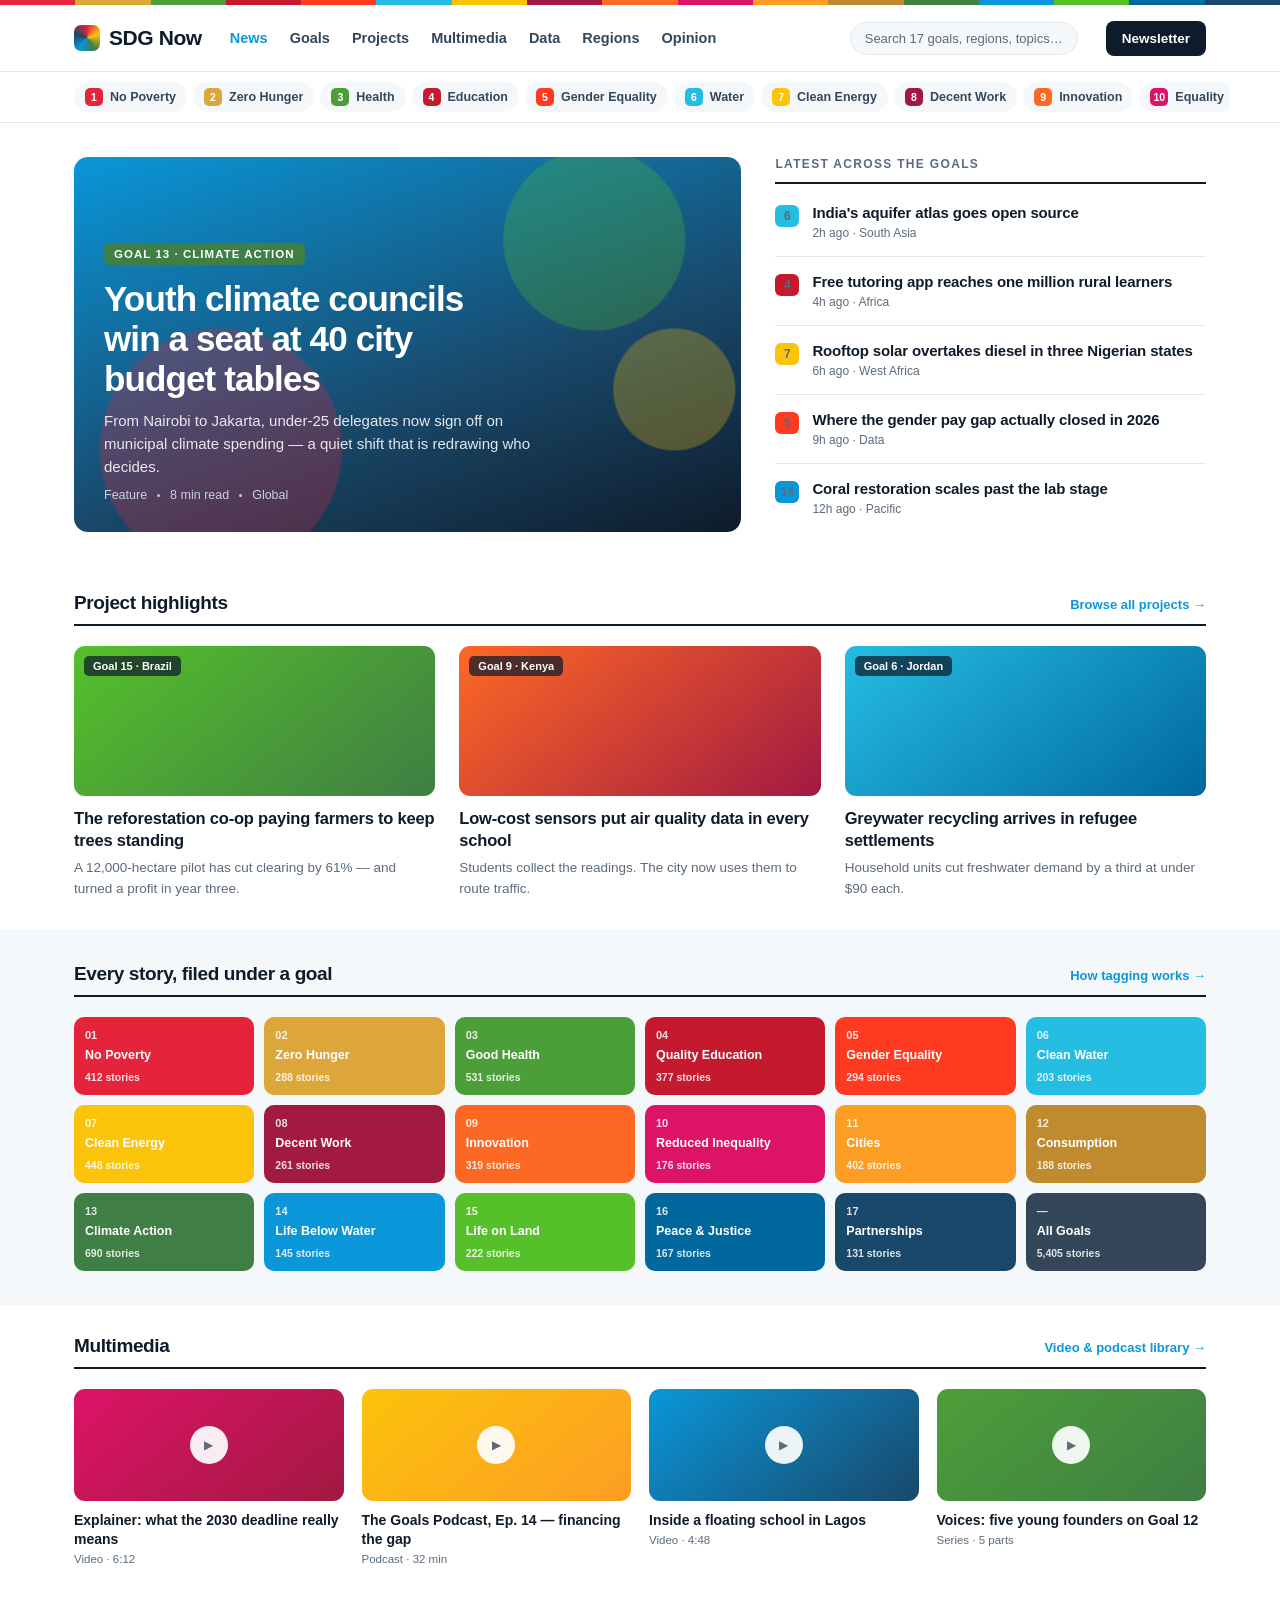
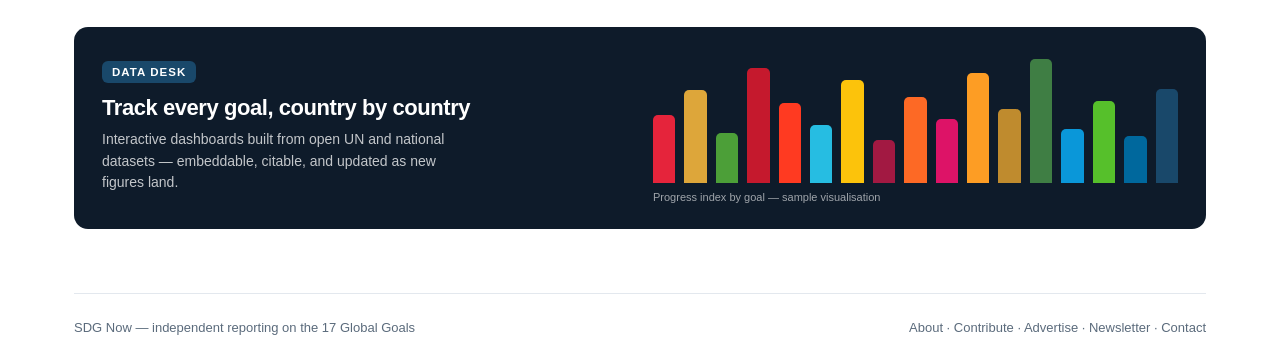
<file: index.html>
<!DOCTYPE html>
<html lang="en">
<head>
<meta charset="utf-8">
<meta name="viewport" content="width=device-width, initial-scale=1">
<title>SDG Now — one stop for the Global Goals</title>
<style>
:root{
  --g1:#E5243B;--g2:#DDA63A;--g3:#4C9F38;--g4:#C5192D;--g5:#FF3A21;--g6:#26BDE2;
  --g7:#FCC30B;--g8:#A21942;--g9:#FD6925;--g10:#DD1367;--g11:#FD9D24;--g12:#BF8B2E;
  --g13:#3F7E44;--g14:#0A97D9;--g15:#56C02B;--g16:#00689D;--g17:#19486A;
  --ink:#0E1B2A;--muted:#5B6B7C;--line:#E3E8EE;--bg:#fff;--soft:#F5F8FA;
}
*{box-sizing:border-box;margin:0;padding:0}
body{font-family:-apple-system,"Segoe UI",Roboto,"Helvetica Neue",Arial,sans-serif;color:var(--ink);background:var(--bg);-webkit-font-smoothing:antialiased}
a{color:inherit;text-decoration:none}
.wrap{max-width:1180px;margin:0 auto;padding:0 24px}

/* SDG stripe */
.stripe{display:flex;height:5px}
.stripe i{flex:1}

/* header */
header{border-bottom:1px solid var(--line);position:sticky;top:0;background:#fff;z-index:9}
.top{display:flex;align-items:center;gap:28px;height:66px}
.logo{font-weight:800;font-size:21px;letter-spacing:-.02em;display:flex;align-items:center;gap:9px}
.logo .mark{width:26px;height:26px;border-radius:7px;background:conic-gradient(var(--g1),var(--g7),var(--g13),var(--g14),var(--g17),var(--g1))}
nav{display:flex;gap:22px;font-size:14.5px;font-weight:600;color:#33465A;flex:1;min-width:0}
nav a.on{color:var(--g14)}
.search{border:1px solid var(--line);border-radius:999px;padding:8px 14px;font-size:13px;color:var(--muted);background:var(--soft);white-space:nowrap}
.btn{background:var(--ink);color:#fff;font-size:13.5px;font-weight:700;padding:10px 16px;border-radius:8px;white-space:nowrap}
.burger{display:none;place-items:center;width:38px;height:38px;border:1px solid var(--line);border-radius:9px;font-size:16px;color:#33465A}

/* goal rail */
.rail{border-bottom:1px solid var(--line);background:#fff}
.rail .wrap{display:flex;gap:6px;overflow:hidden;padding-top:10px;padding-bottom:10px}
.chip{flex:0 0 auto;display:flex;align-items:center;gap:7px;font-size:12.5px;font-weight:700;padding:6px 11px;border-radius:999px;background:var(--soft);color:#33465A}
.chip b{width:18px;height:18px;border-radius:5px;color:#fff;font-size:10.5px;display:grid;place-items:center}

/* hero */
.hero{display:grid;grid-template-columns:1.55fr 1fr;gap:34px;padding:34px 0 30px}
.lead{position:relative;border-radius:14px;overflow:hidden;min-height:360px;display:flex;align-items:flex-end;
  background:linear-gradient(160deg,#0A97D9,#19486A 60%,#0E1B2A);}
.lead .art{position:absolute;inset:0;opacity:.28;
  background:radial-gradient(circle at 78% 22%,#56C02B 0 90px,transparent 92px),
             radial-gradient(circle at 90% 62%,#FCC30B 0 60px,transparent 62px),
             radial-gradient(circle at 22% 78%,#E5243B 0 120px,transparent 122px);}
.lead .txt{position:relative;padding:30px;color:#fff}
.kicker{display:inline-flex;align-items:center;gap:8px;font-size:11.5px;font-weight:800;letter-spacing:.09em;text-transform:uppercase;padding:5px 10px;border-radius:6px}
.lead h1{font-size:35px;line-height:1.14;letter-spacing:-.025em;margin:14px 0 10px;max-width:19ch}
.lead p{font-size:15px;line-height:1.55;opacity:.88;max-width:52ch}
.meta{font-size:12.5px;color:var(--muted);margin-top:10px;display:flex;gap:10px;align-items:center}
.dot{width:3px;height:3px;border-radius:50%;background:#C3CDD7}

.side h3{font-size:12px;letter-spacing:.11em;text-transform:uppercase;color:var(--muted);padding-bottom:11px;border-bottom:2px solid var(--ink);margin-bottom:4px}
.item{display:flex;gap:13px;padding:15px 0;border-bottom:1px solid var(--line)}
.num{font-size:11px;font-weight:800;color:#fff;width:24px;height:22px;border-radius:6px;display:grid;place-items:center;flex:0 0 auto;margin-top:2px}
.item h4{font-size:15px;line-height:1.34;font-weight:700;letter-spacing:-.01em}
.item span{font-size:12px;color:var(--muted)}

/* sections */
section{padding:30px 0}
.shead{display:flex;align-items:baseline;justify-content:space-between;border-bottom:2px solid var(--ink);padding-bottom:10px;margin-bottom:20px}
.shead h2{font-size:19px;letter-spacing:-.02em}
.shead a{font-size:13px;font-weight:700;color:var(--g14)}
.grid3{display:grid;grid-template-columns:repeat(3,1fr);gap:24px}
.card .thumb{height:150px;border-radius:11px;position:relative;overflow:hidden}
.card .tag{position:absolute;left:10px;top:10px;font-size:11px;font-weight:800;color:#fff;background:rgba(14,27,42,.72);padding:4px 9px;border-radius:5px;backdrop-filter:blur(4px)}
.card h4{font-size:16.5px;line-height:1.33;margin:12px 0 6px;letter-spacing:-.012em}
.card p{font-size:13.5px;color:var(--muted);line-height:1.5}

/* goals board */
.board{background:var(--soft);padding:34px 0}
.goals{display:grid;grid-template-columns:repeat(6,1fr);gap:10px}
.goal{border-radius:10px;padding:12px 11px;color:#fff;min-height:78px;display:flex;flex-direction:column;justify-content:space-between}
.goal em{font-style:normal;font-size:11px;font-weight:800;opacity:.85}
.goal strong{font-size:12.5px;line-height:1.22;font-weight:800}
.goal small{font-size:10.5px;opacity:.85;font-weight:600}

/* multimedia */
.mm{display:grid;grid-template-columns:repeat(4,1fr);gap:18px}
.mm .t{height:112px;border-radius:11px;position:relative;display:grid;place-items:center}
.play{width:38px;height:38px;border-radius:50%;background:rgba(255,255,255,.92);display:grid;place-items:center;font-size:13px;color:#0E1B2A}
.mm h5{font-size:14px;margin-top:10px;line-height:1.35;font-weight:700}
.mm span{font-size:11.5px;color:var(--muted)}

/* data */
.data{display:grid;grid-template-columns:1fr 1fr;gap:26px;align-items:center;background:#0E1B2A;color:#fff;border-radius:14px;padding:26px 28px}
.data h2{font-size:22px;letter-spacing:-.02em;margin-bottom:8px}
.data p{font-size:14px;opacity:.75;line-height:1.55;max-width:44ch}
.bars{display:flex;align-items:flex-end;gap:9px;height:130px}
.bars div{flex:1;border-radius:5px 5px 0 0}
.legend{font-size:11px;opacity:.6;margin-top:8px}

footer{border-top:1px solid var(--line);margin-top:34px;padding:26px 0;font-size:13px;color:var(--muted);display:flex;justify-content:space-between;gap:14px;flex-wrap:wrap}

@media(max-width:960px){
  .goals{grid-template-columns:repeat(3,1fr)}
  .mm{grid-template-columns:repeat(2,1fr)}
  .grid3{grid-template-columns:1fr 1fr}
}
@media(max-width:720px){
  .wrap{padding:0 16px}
  nav,.search{display:none}
  .top{height:58px;justify-content:space-between}
  .burger{display:grid !important}
  .rail .wrap{overflow-x:auto;-webkit-overflow-scrolling:touch}
  .hero{grid-template-columns:1fr;gap:26px;padding:20px 0 6px}
  .lead{min-height:0}
  .lead .txt{padding:20px}
  .lead h1{font-size:26px;max-width:none}
  .lead p{font-size:14px}
  .grid3{grid-template-columns:1fr;gap:22px}
  .card .thumb{height:180px}
  .goals{grid-template-columns:repeat(2,1fr)}
  .mm{grid-template-columns:1fr 1fr;gap:14px}
  .data{grid-template-columns:1fr;padding:22px 20px}
  .bars{height:100px;gap:5px}
  section{padding:22px 0}
}
</style>
</head>
<body>
<div class="stripe">
  <i style="background:var(--g1)"></i><i style="background:var(--g2)"></i><i style="background:var(--g3)"></i>
  <i style="background:var(--g4)"></i><i style="background:var(--g5)"></i><i style="background:var(--g6)"></i>
  <i style="background:var(--g7)"></i><i style="background:var(--g8)"></i><i style="background:var(--g9)"></i>
  <i style="background:var(--g10)"></i><i style="background:var(--g11)"></i><i style="background:var(--g12)"></i>
  <i style="background:var(--g13)"></i><i style="background:var(--g14)"></i><i style="background:var(--g15)"></i>
  <i style="background:var(--g16)"></i><i style="background:var(--g17)"></i>
</div>

<header>
  <div class="wrap top">
    <div class="logo"><span class="mark"></span>SDG&nbsp;Now</div>
    <nav>
      <a class="on">News</a><a>Goals</a><a>Projects</a><a>Multimedia</a><a>Data</a><a>Regions</a><a>Opinion</a>
    </nav>
    <div class="search">Search 17 goals, regions, topics…</div>
    <div class="btn">Newsletter</div>
    <div class="burger">☰</div>
  </div>
</header>

<div class="rail"><div class="wrap">
  <div class="chip"><b style="background:var(--g1)">1</b>No Poverty</div>
  <div class="chip"><b style="background:var(--g2)">2</b>Zero Hunger</div>
  <div class="chip"><b style="background:var(--g3)">3</b>Health</div>
  <div class="chip"><b style="background:var(--g4)">4</b>Education</div>
  <div class="chip"><b style="background:var(--g5)">5</b>Gender Equality</div>
  <div class="chip"><b style="background:var(--g6)">6</b>Water</div>
  <div class="chip"><b style="background:var(--g7)">7</b>Clean Energy</div>
  <div class="chip"><b style="background:var(--g8)">8</b>Decent Work</div>
  <div class="chip"><b style="background:var(--g9)">9</b>Innovation</div>
  <div class="chip"><b style="background:var(--g10)">10</b>Equality</div>
  <div class="chip"><b style="background:var(--g13)">13</b>Climate</div>
</div></div>

<div class="wrap">
  <div class="hero">
    <a class="lead">
      <div class="art"></div>
      <div class="txt">
        <span class="kicker" style="background:var(--g13)">Goal 13 · Climate Action</span>
        <h1>Youth climate councils win a seat at 40 city budget tables</h1>
        <p>From Nairobi to Jakarta, under-25 delegates now sign off on municipal climate spending — a quiet shift that is redrawing who decides.</p>
        <div class="meta" style="color:#C6D3DE"><span>Feature</span><span class="dot"></span><span>8 min read</span><span class="dot"></span><span>Global</span></div>
      </div>
    </a>
    <div class="side">
      <h3>Latest across the goals</h3>
      <div class="item"><span class="num" style="background:var(--g6)">6</span><div><h4>India's aquifer atlas goes open source</h4><span>2h ago · South Asia</span></div></div>
      <div class="item"><span class="num" style="background:var(--g4)">4</span><div><h4>Free tutoring app reaches one million rural learners</h4><span>4h ago · Africa</span></div></div>
      <div class="item"><span class="num" style="background:var(--g7)">7</span><div><h4>Rooftop solar overtakes diesel in three Nigerian states</h4><span>6h ago · West Africa</span></div></div>
      <div class="item"><span class="num" style="background:var(--g5)">5</span><div><h4>Where the gender pay gap actually closed in 2026</h4><span>9h ago · Data</span></div></div>
      <div class="item" style="border:0"><span class="num" style="background:var(--g14)">14</span><div><h4>Coral restoration scales past the lab stage</h4><span>12h ago · Pacific</span></div></div>
    </div>
  </div>

  <section>
    <div class="shead"><h2>Project highlights</h2><a>Browse all projects →</a></div>
    <div class="grid3">
      <div class="card">
        <div class="thumb" style="background:linear-gradient(140deg,#56C02B,#3F7E44)"><span class="tag">Goal 15 · Brazil</span></div>
        <h4>The reforestation co-op paying farmers to keep trees standing</h4>
        <p>A 12,000-hectare pilot has cut clearing by 61% — and turned a profit in year three.</p>
      </div>
      <div class="card">
        <div class="thumb" style="background:linear-gradient(140deg,#FD6925,#A21942)"><span class="tag">Goal 9 · Kenya</span></div>
        <h4>Low-cost sensors put air quality data in every school</h4>
        <p>Students collect the readings. The city now uses them to route traffic.</p>
      </div>
      <div class="card">
        <div class="thumb" style="background:linear-gradient(140deg,#26BDE2,#00689D)"><span class="tag">Goal 6 · Jordan</span></div>
        <h4>Greywater recycling arrives in refugee settlements</h4>
        <p>Household units cut freshwater demand by a third at under $90 each.</p>
      </div>
    </div>
  </section>
</div>

<div class="board"><div class="wrap">
  <div class="shead"><h2>Every story, filed under a goal</h2><a>How tagging works →</a></div>
  <div class="goals">
    <div class="goal" style="background:var(--g1)"><em>01</em><strong>No Poverty</strong><small>412 stories</small></div>
    <div class="goal" style="background:var(--g2)"><em>02</em><strong>Zero Hunger</strong><small>288 stories</small></div>
    <div class="goal" style="background:var(--g3)"><em>03</em><strong>Good Health</strong><small>531 stories</small></div>
    <div class="goal" style="background:var(--g4)"><em>04</em><strong>Quality Education</strong><small>377 stories</small></div>
    <div class="goal" style="background:var(--g5)"><em>05</em><strong>Gender Equality</strong><small>294 stories</small></div>
    <div class="goal" style="background:var(--g6)"><em>06</em><strong>Clean Water</strong><small>203 stories</small></div>
    <div class="goal" style="background:var(--g7)"><em>07</em><strong>Clean Energy</strong><small>448 stories</small></div>
    <div class="goal" style="background:var(--g8)"><em>08</em><strong>Decent Work</strong><small>261 stories</small></div>
    <div class="goal" style="background:var(--g9)"><em>09</em><strong>Innovation</strong><small>319 stories</small></div>
    <div class="goal" style="background:var(--g10)"><em>10</em><strong>Reduced Inequality</strong><small>176 stories</small></div>
    <div class="goal" style="background:var(--g11)"><em>11</em><strong>Cities</strong><small>402 stories</small></div>
    <div class="goal" style="background:var(--g12)"><em>12</em><strong>Consumption</strong><small>188 stories</small></div>
    <div class="goal" style="background:var(--g13)"><em>13</em><strong>Climate Action</strong><small>690 stories</small></div>
    <div class="goal" style="background:var(--g14)"><em>14</em><strong>Life Below Water</strong><small>145 stories</small></div>
    <div class="goal" style="background:var(--g15)"><em>15</em><strong>Life on Land</strong><small>222 stories</small></div>
    <div class="goal" style="background:var(--g16)"><em>16</em><strong>Peace &amp; Justice</strong><small>167 stories</small></div>
    <div class="goal" style="background:var(--g17)"><em>17</em><strong>Partnerships</strong><small>131 stories</small></div>
    <div class="goal" style="background:#33465A"><em>—</em><strong>All Goals</strong><small>5,405 stories</small></div>
  </div>
</div></div>

<div class="wrap">
  <section>
    <div class="shead"><h2>Multimedia</h2><a>Video &amp; podcast library →</a></div>
    <div class="mm">
      <div><div class="t" style="background:linear-gradient(140deg,#DD1367,#A21942)"><span class="play">▶</span></div><h5>Explainer: what the 2030 deadline really means</h5><span>Video · 6:12</span></div>
      <div><div class="t" style="background:linear-gradient(140deg,#FCC30B,#FD9D24)"><span class="play">▶</span></div><h5>The Goals Podcast, Ep. 14 — financing the gap</h5><span>Podcast · 32 min</span></div>
      <div><div class="t" style="background:linear-gradient(140deg,#0A97D9,#19486A)"><span class="play">▶</span></div><h5>Inside a floating school in Lagos</h5><span>Video · 4:48</span></div>
      <div><div class="t" style="background:linear-gradient(140deg,#4C9F38,#3F7E44)"><span class="play">▶</span></div><h5>Voices: five young founders on Goal 12</h5><span>Series · 5 parts</span></div>
    </div>
  </section>

  <section>
    <div class="data">
      <div>
        <span class="kicker" style="background:var(--g17);color:#fff">Data desk</span>
        <h2 style="margin-top:12px">Track every goal, country by country</h2>
        <p>Interactive dashboards built from open UN and national datasets — embeddable, citable, and updated as new figures land.</p>
      </div>
      <div>
        <div class="bars">
          <div style="height:52%;background:var(--g1)"></div><div style="height:71%;background:var(--g2)"></div>
          <div style="height:38%;background:var(--g3)"></div><div style="height:88%;background:var(--g4)"></div>
          <div style="height:61%;background:var(--g5)"></div><div style="height:44%;background:var(--g6)"></div>
          <div style="height:79%;background:var(--g7)"></div><div style="height:33%;background:var(--g8)"></div>
          <div style="height:66%;background:var(--g9)"></div><div style="height:49%;background:var(--g10)"></div>
          <div style="height:84%;background:var(--g11)"></div><div style="height:57%;background:var(--g12)"></div>
          <div style="height:95%;background:var(--g13)"></div><div style="height:41%;background:var(--g14)"></div>
          <div style="height:63%;background:var(--g15)"></div><div style="height:36%;background:var(--g16)"></div>
          <div style="height:72%;background:var(--g17)"></div>
        </div>
        <div class="legend">Progress index by goal — sample visualisation</div>
      </div>
    </div>
  </section>

  <footer>
    <span>SDG Now — independent reporting on the 17 Global Goals</span>
    <span>About · Contribute · Advertise · Newsletter · Contact</span>
  </footer>
</div>
</body>
</html>
</file>
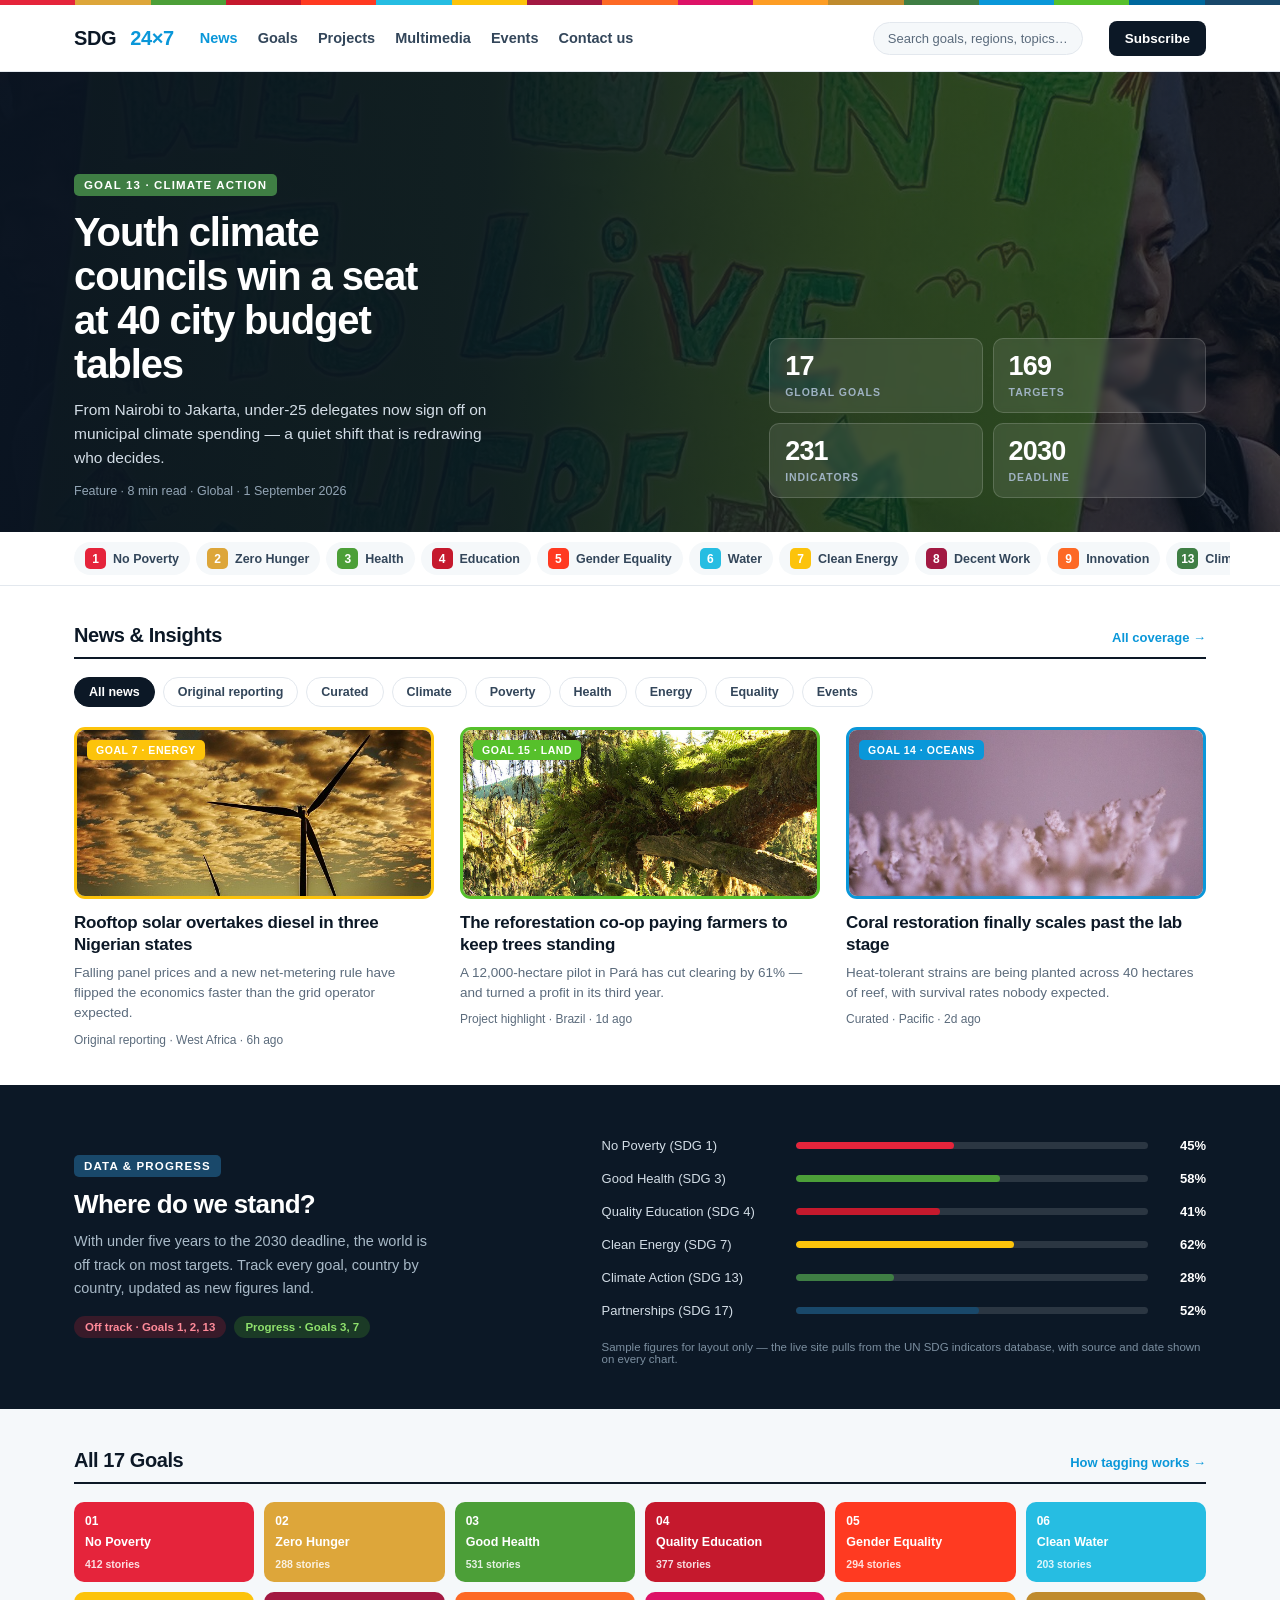
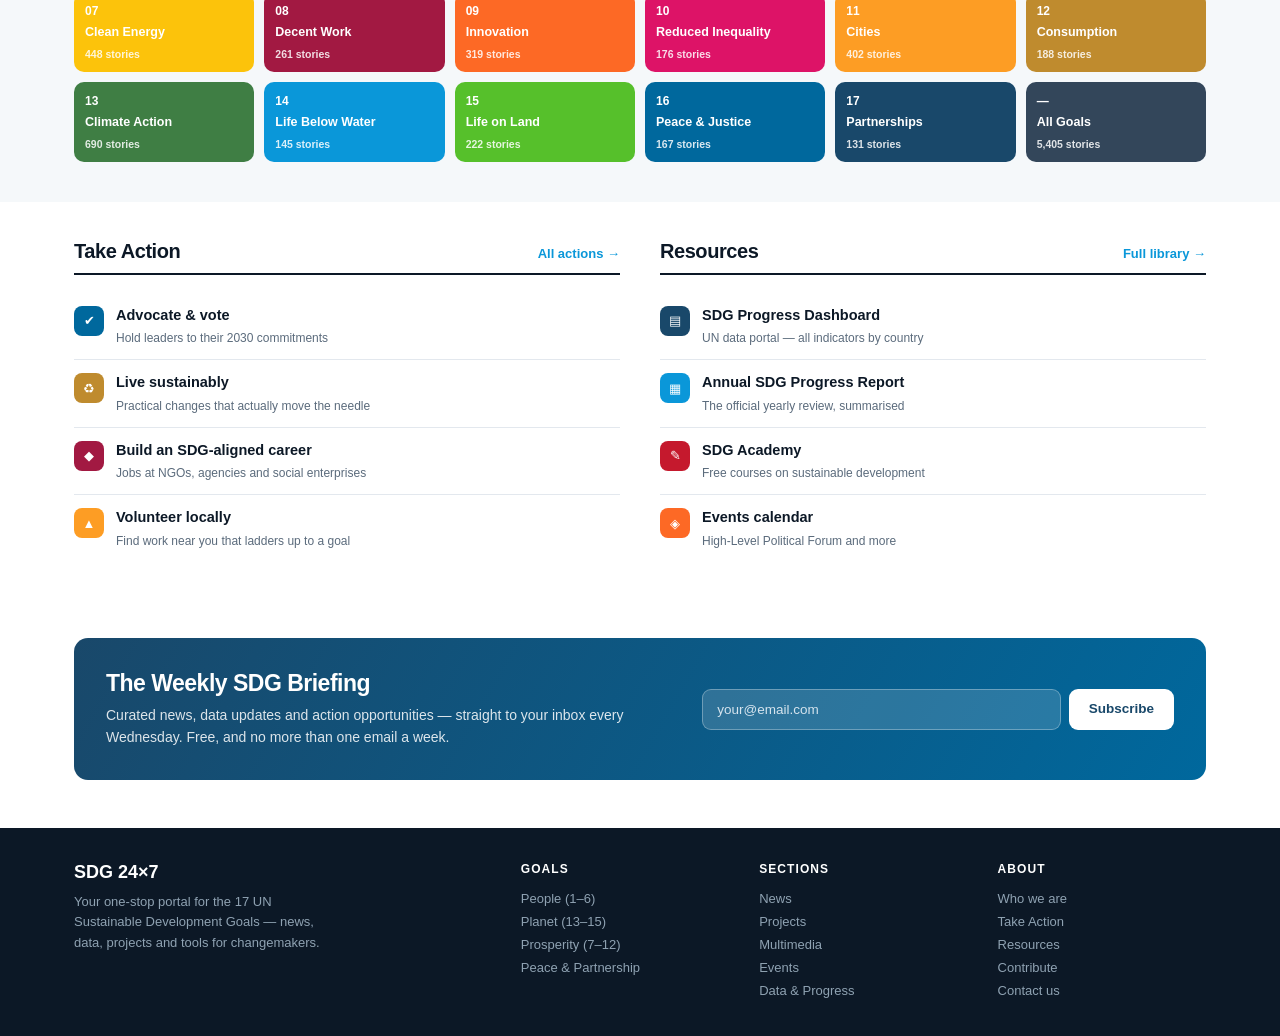
<file: v2/index.html>
<!DOCTYPE html>
<html lang="en">
<head>
<meta charset="utf-8">
<meta name="viewport" content="width=device-width, initial-scale=1">
<title>SDG 24×7 — the one-stop portal for the Global Goals</title>
<link rel="stylesheet" href="site.css">
</head>
<body>
<div class="stripe">
  <i style="background:var(--g1)"></i><i style="background:var(--g2)"></i><i style="background:var(--g3)"></i>
  <i style="background:var(--g4)"></i><i style="background:var(--g5)"></i><i style="background:var(--g6)"></i>
  <i style="background:var(--g7)"></i><i style="background:var(--g8)"></i><i style="background:var(--g9)"></i>
  <i style="background:var(--g10)"></i><i style="background:var(--g11)"></i><i style="background:var(--g12)"></i>
  <i style="background:var(--g13)"></i><i style="background:var(--g14)"></i><i style="background:var(--g15)"></i>
  <i style="background:var(--g16)"></i><i style="background:var(--g17)"></i>
</div>

<header><div class="wrap top">
  <div class="logo">SDG&nbsp;<span class="tw">24×7</span></div>
  <nav><a class="on">News</a><a>Goals</a><a>Projects</a><a>Multimedia</a><a>Events</a><a>Contact&nbsp;us</a></nav>
  <div class="search">Search goals, regions, topics…</div>
  <div class="btn">Subscribe</div>
  <div class="burger">☰</div>
</div></header>

<div class="hero">
  <img src="img/climate.jpg" alt="Young people at a climate demonstration holding a hand-painted placard">
  <div class="scrim"></div>
  <div class="inner"><div class="wrap"><div class="hgrid">
    <div>
      <span class="kicker" style="background:var(--g13)">Goal 13 · Climate Action</span>
      <h1>Youth climate councils win a seat at 40 city budget tables</h1>
      <p>From Nairobi to Jakarta, under-25 delegates now sign off on municipal climate spending — a quiet shift that is redrawing who decides.</p>
      <div class="hmeta">Feature · 8 min read · Global · 1 September 2026</div>
    </div>
    <div class="stats">
      <div class="stat"><b>17</b><span>Global Goals</span></div>
      <div class="stat"><b>169</b><span>Targets</span></div>
      <div class="stat"><b>231</b><span>Indicators</span></div>
      <div class="stat"><b>2030</b><span>Deadline</span></div>
    </div>
  </div></div></div>
</div>

<div class="rail"><div class="wrap">
  <div class="chip"><b style="background:var(--g1)">1</b>No Poverty</div>
  <div class="chip"><b style="background:var(--g2)">2</b>Zero Hunger</div>
  <div class="chip"><b style="background:var(--g3)">3</b>Health</div>
  <div class="chip"><b style="background:var(--g4)">4</b>Education</div>
  <div class="chip"><b style="background:var(--g5)">5</b>Gender Equality</div>
  <div class="chip"><b style="background:var(--g6)">6</b>Water</div>
  <div class="chip"><b style="background:var(--g7)">7</b>Clean Energy</div>
  <div class="chip"><b style="background:var(--g8)">8</b>Decent Work</div>
  <div class="chip"><b style="background:var(--g9)">9</b>Innovation</div>
  <div class="chip"><b style="background:var(--g13)">13</b>Climate</div>
</div></div>

<div class="wrap">
  <section>
    <div class="shead"><h2>News &amp; Insights</h2><a>All coverage →</a></div>
    <div class="filters">
      <span class="f on">All news</span><span class="f">Original reporting</span><span class="f">Curated</span>
      <span class="f">Climate</span><span class="f">Poverty</span><span class="f">Health</span>
      <span class="f">Energy</span><span class="f">Equality</span><span class="f">Events</span>
    </div>
    <div class="grid3">
      <div class="card" style="--gc:var(--g7)">
        <div class="ph"><img src="img/hero.jpg" alt="Wind turbines at sunset"><span class="tag" style="background:var(--g7)">Goal 7 · Energy</span></div>
        <h4>Rooftop solar overtakes diesel in three Nigerian states</h4>
        <p>Falling panel prices and a new net-metering rule have flipped the economics faster than the grid operator expected.</p>
        <div class="by">Original reporting · West Africa · 6h ago</div>
      </div>
      <div class="card" style="--gc:var(--g15)">
        <div class="ph"><img src="img/forest.jpg" alt="Rainforest canopy"><span class="tag" style="background:var(--g15)">Goal 15 · Land</span></div>
        <h4>The reforestation co-op paying farmers to keep trees standing</h4>
        <p>A 12,000-hectare pilot in Pará has cut clearing by 61% — and turned a profit in its third year.</p>
        <div class="by">Project highlight · Brazil · 1d ago</div>
      </div>
      <div class="card" style="--gc:var(--g14)">
        <div class="ph"><img src="img/ocean.jpg" alt="Coral detail"><span class="tag" style="background:var(--g14)">Goal 14 · Oceans</span></div>
        <h4>Coral restoration finally scales past the lab stage</h4>
        <p>Heat-tolerant strains are being planted across 40 hectares of reef, with survival rates nobody expected.</p>
        <div class="by">Curated · Pacific · 2d ago</div>
      </div>
    </div>
  </section>
</div>

<div class="band"><div class="wrap"><div class="pgrid">
  <div>
    <span class="kicker" style="background:var(--g17)">Data &amp; Progress</span>
    <h2>Where do we stand?</h2>
    <p>With under five years to the 2030 deadline, the world is off track on most targets. Track every goal, country by country, updated as new figures land.</p>
    <div class="pills">
      <span class="pill" style="background:rgba(229,36,59,.2);color:#FF8A99">Off track · Goals 1, 2, 13</span>
      <span class="pill" style="background:rgba(86,192,43,.2);color:#8EE06C">Progress · Goals 3, 7</span>
    </div>
  </div>
  <div>
    <div class="prow"><span class="plabel">No Poverty (SDG 1)</span><span class="ptrack"><span class="pfill" style="width:45%;background:var(--g1)"></span></span><span class="pval">45%</span></div>
    <div class="prow"><span class="plabel">Good Health (SDG 3)</span><span class="ptrack"><span class="pfill" style="width:58%;background:var(--g3)"></span></span><span class="pval">58%</span></div>
    <div class="prow"><span class="plabel">Quality Education (SDG 4)</span><span class="ptrack"><span class="pfill" style="width:41%;background:var(--g4)"></span></span><span class="pval">41%</span></div>
    <div class="prow"><span class="plabel">Clean Energy (SDG 7)</span><span class="ptrack"><span class="pfill" style="width:62%;background:var(--g7)"></span></span><span class="pval">62%</span></div>
    <div class="prow"><span class="plabel">Climate Action (SDG 13)</span><span class="ptrack"><span class="pfill" style="width:28%;background:var(--g13)"></span></span><span class="pval">28%</span></div>
    <div class="prow"><span class="plabel">Partnerships (SDG 17)</span><span class="ptrack"><span class="pfill" style="width:52%;background:var(--g17)"></span></span><span class="pval">52%</span></div>
    <div class="src">Sample figures for layout only — the live site pulls from the UN SDG indicators database, with source and date shown on every chart.</div>
  </div>
</div></div></div>

<div class="board"><div class="wrap">
  <div class="shead"><h2>All 17 Goals</h2><a>How tagging works →</a></div>
  <div class="goals">
    <div class="goal" style="background:var(--g1)"><em>01</em><strong>No Poverty</strong><small>412 stories</small></div>
    <div class="goal" style="background:var(--g2)"><em>02</em><strong>Zero Hunger</strong><small>288 stories</small></div>
    <div class="goal" style="background:var(--g3)"><em>03</em><strong>Good Health</strong><small>531 stories</small></div>
    <div class="goal" style="background:var(--g4)"><em>04</em><strong>Quality Education</strong><small>377 stories</small></div>
    <div class="goal" style="background:var(--g5)"><em>05</em><strong>Gender Equality</strong><small>294 stories</small></div>
    <div class="goal" style="background:var(--g6)"><em>06</em><strong>Clean Water</strong><small>203 stories</small></div>
    <div class="goal" style="background:var(--g7)"><em>07</em><strong>Clean Energy</strong><small>448 stories</small></div>
    <div class="goal" style="background:var(--g8)"><em>08</em><strong>Decent Work</strong><small>261 stories</small></div>
    <div class="goal" style="background:var(--g9)"><em>09</em><strong>Innovation</strong><small>319 stories</small></div>
    <div class="goal" style="background:var(--g10)"><em>10</em><strong>Reduced Inequality</strong><small>176 stories</small></div>
    <div class="goal" style="background:var(--g11)"><em>11</em><strong>Cities</strong><small>402 stories</small></div>
    <div class="goal" style="background:var(--g12)"><em>12</em><strong>Consumption</strong><small>188 stories</small></div>
    <div class="goal" style="background:var(--g13)"><em>13</em><strong>Climate Action</strong><small>690 stories</small></div>
    <div class="goal" style="background:var(--g14)"><em>14</em><strong>Life Below Water</strong><small>145 stories</small></div>
    <div class="goal" style="background:var(--g15)"><em>15</em><strong>Life on Land</strong><small>222 stories</small></div>
    <div class="goal" style="background:var(--g16)"><em>16</em><strong>Peace &amp; Justice</strong><small>167 stories</small></div>
    <div class="goal" style="background:var(--g17)"><em>17</em><strong>Partnerships</strong><small>131 stories</small></div>
    <div class="goal" style="background:#33465A"><em>—</em><strong>All Goals</strong><small>5,405 stories</small></div>
  </div>
</div></div>

<div class="wrap">
  <section>
    <div class="twoup">
      <div>
        <div class="shead"><h2>Take Action</h2><a>All actions →</a></div>
        <div class="mini"><span class="ic" style="background:var(--g16)">✔</span><div><h5>Advocate &amp; vote</h5><span>Hold leaders to their 2030 commitments</span></div></div>
        <div class="mini"><span class="ic" style="background:var(--g12)">♻</span><div><h5>Live sustainably</h5><span>Practical changes that actually move the needle</span></div></div>
        <div class="mini"><span class="ic" style="background:var(--g8)">◆</span><div><h5>Build an SDG-aligned career</h5><span>Jobs at NGOs, agencies and social enterprises</span></div></div>
        <div class="mini" style="border:0"><span class="ic" style="background:var(--g11)">▲</span><div><h5>Volunteer locally</h5><span>Find work near you that ladders up to a goal</span></div></div>
      </div>
      <div>
        <div class="shead"><h2>Resources</h2><a>Full library →</a></div>
        <div class="mini"><span class="ic" style="background:var(--g17)">▤</span><div><h5>SDG Progress Dashboard</h5><span>UN data portal — all indicators by country</span></div></div>
        <div class="mini"><span class="ic" style="background:var(--g14)">▦</span><div><h5>Annual SDG Progress Report</h5><span>The official yearly review, summarised</span></div></div>
        <div class="mini"><span class="ic" style="background:var(--g4)">✎</span><div><h5>SDG Academy</h5><span>Free courses on sustainable development</span></div></div>
        <div class="mini" style="border:0"><span class="ic" style="background:var(--g9)">◈</span><div><h5>Events calendar</h5><span>High-Level Political Forum and more</span></div></div>
      </div>
    </div>
  </section>

  <section>
    <div class="news">
      <div>
        <h2>The Weekly SDG Briefing</h2>
        <p>Curated news, data updates and action opportunities — straight to your inbox every Wednesday. Free, and no more than one email a week.</p>
      </div>
      <div class="form"><span class="i">your@email.com</span><span class="s">Subscribe</span></div>
    </div>
  </section>
</div>

<footer><div class="wrap fgrid">
  <div>
    <div class="fbrand">SDG 24×7</div>
    <div style="max-width:34ch;line-height:1.55">Your one-stop portal for the 17 UN Sustainable Development Goals — news, data, projects and tools for changemakers.</div>
  </div>
  <div><h6>Goals</h6><ul><li>People (1–6)</li><li>Planet (13–15)</li><li>Prosperity (7–12)</li><li>Peace &amp; Partnership</li></ul></div>
  <div><h6>Sections</h6><ul><li>News</li><li>Projects</li><li>Multimedia</li><li>Events</li><li>Data &amp; Progress</li></ul></div>
  <div><h6>About</h6><ul><li>Who we are</li><li>Take Action</li><li>Resources</li><li>Contribute</li><li>Contact us</li></ul></div>
</div></footer>
</body>
</html>
</file>
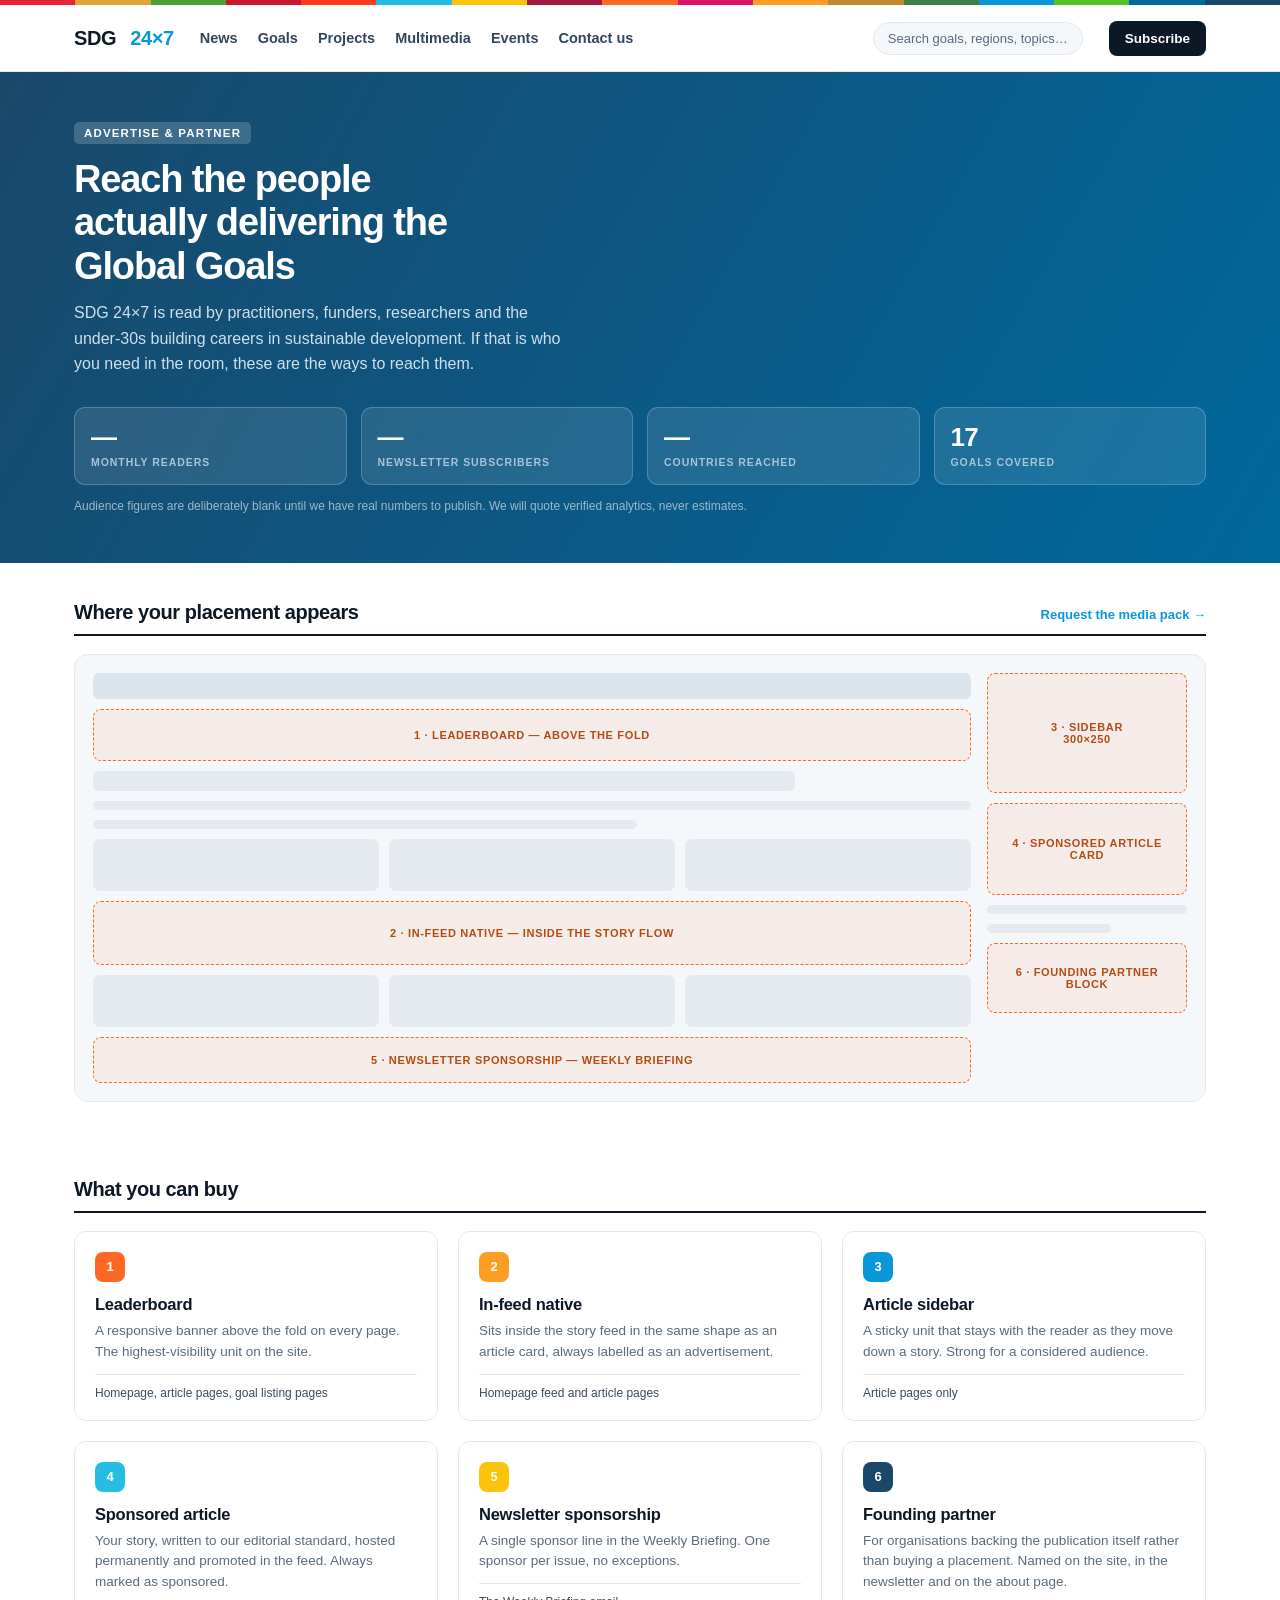
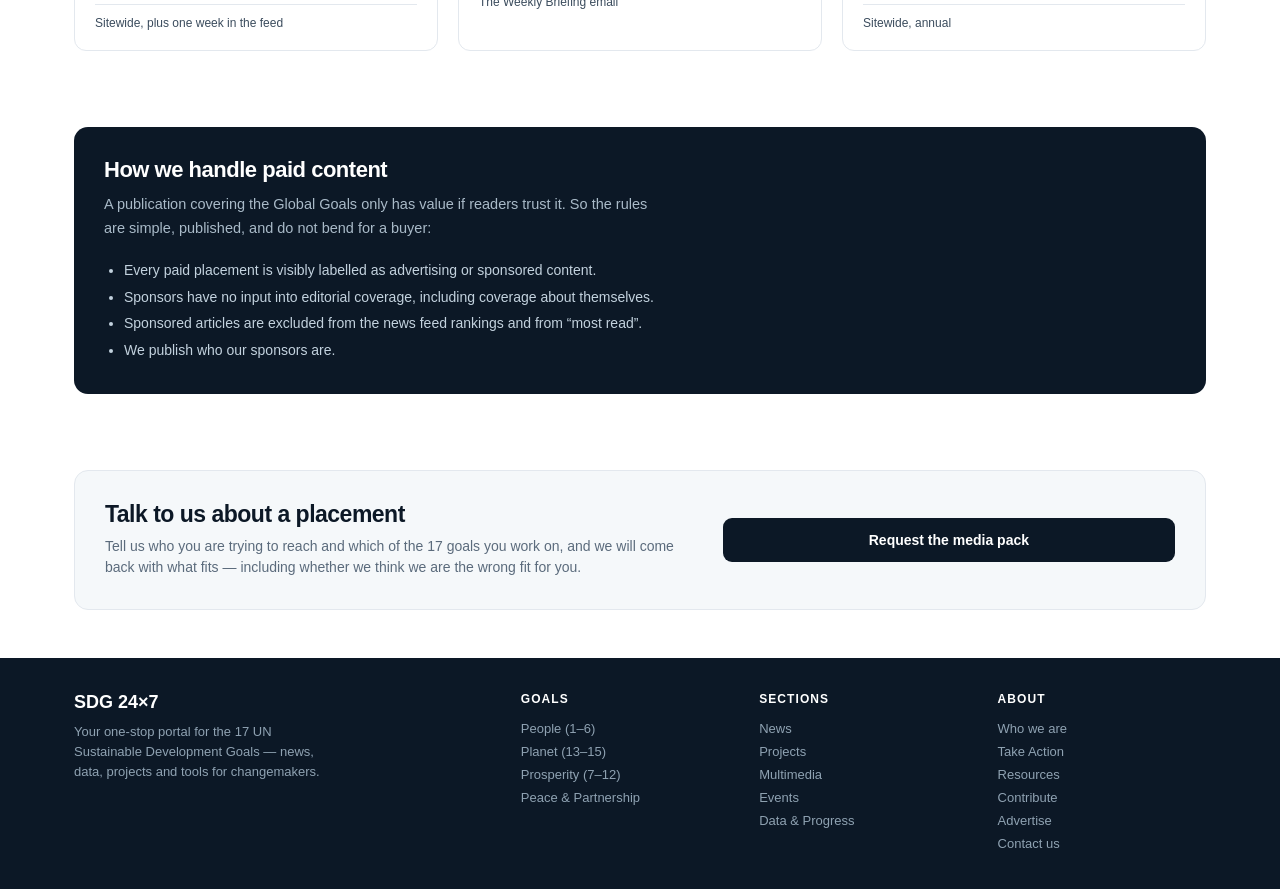
<file: v2/advertise.html>
<!DOCTYPE html>
<html lang="en">
<head>
<meta charset="utf-8">
<meta name="viewport" content="width=device-width, initial-scale=1">
<title>Advertise &amp; Partner — SDG 24×7</title>
<link rel="stylesheet" href="site.css">
<style>
.phero{background:linear-gradient(120deg,var(--g17),var(--g16));color:#fff;padding:50px 0}
.phero h1{font-size:38px;line-height:1.14;letter-spacing:-.03em;margin:14px 0 12px;max-width:20ch}
.phero p{font-size:16px;line-height:1.6;color:#CFE0EC;max-width:56ch}
.aud{display:grid;grid-template-columns:repeat(4,1fr);gap:14px;margin-top:30px}
.aud div{background:rgba(255,255,255,.1);border:1px solid rgba(255,255,255,.2);border-radius:11px;padding:16px}
.aud b{display:block;font-size:26px;letter-spacing:-.03em;line-height:1}
.aud span{display:block;font-size:10.5px;font-weight:700;letter-spacing:.09em;text-transform:uppercase;color:#A9C3D6;margin-top:6px}
.note{font-size:12px;color:#9DB8CC;margin-top:14px}

.diagram{display:grid;grid-template-columns:minmax(0,1fr) 200px;gap:16px;border:1px solid var(--line);border-radius:14px;padding:18px;background:var(--soft)}
.mock{display:flex;flex-direction:column;gap:10px}
.mockbar{height:26px;border-radius:6px;background:#DCE4EB}
.slot{border:1.5px dashed var(--g9);background:rgba(253,105,37,.08);border-radius:8px;display:grid;place-items:center;
  font-size:11px;font-weight:800;letter-spacing:.06em;text-transform:uppercase;color:#B44C13;text-align:center;padding:6px}
.txtline{height:9px;border-radius:5px;background:#E4EAF0}
.txtline.s{width:62%}
.mockcards{display:grid;grid-template-columns:repeat(3,1fr);gap:10px}
.mockcards div{height:52px;border-radius:7px;background:#E4EAF0}
.mockside{display:flex;flex-direction:column;gap:10px}

.inv{display:grid;grid-template-columns:repeat(3,1fr);gap:20px}
.unit{border:1px solid var(--line);border-radius:12px;padding:20px}
.unit .n{width:30px;height:30px;border-radius:8px;display:grid;place-items:center;color:#fff;font-weight:800;font-size:13px;margin-bottom:13px}
.unit h4{font-size:16.5px;letter-spacing:-.015em;margin-bottom:7px}
.unit p{font-size:13.5px;color:var(--muted);line-height:1.55}
.unit .where{font-size:12px;color:#3B4C5D;margin-top:11px;padding-top:11px;border-top:1px solid var(--line)}

.trust{background:var(--ink);color:#fff;border-radius:14px;padding:30px}
.trust h2{font-size:22px;letter-spacing:-.022em;margin-bottom:10px}
.trust p{font-size:14.5px;line-height:1.65;color:#A9BAC8;max-width:70ch}
.trust ul{margin:16px 0 0;padding-left:20px;color:#C3D2DE;font-size:14px;line-height:1.9}

.cta{border:1px solid var(--line);border-radius:14px;padding:30px;display:grid;grid-template-columns:1.3fr 1fr;gap:30px;align-items:center;background:var(--soft)}
.cta h2{font-size:23px;letter-spacing:-.022em;margin-bottom:8px}
.cta p{font-size:14px;color:var(--muted);line-height:1.55}
.cta .b{display:block;text-align:center;background:var(--ink);color:#fff;font-weight:800;font-size:14px;padding:14px;border-radius:9px}

@media(max-width:960px){ .aud{grid-template-columns:1fr 1fr} .inv{grid-template-columns:1fr 1fr} }
@media(max-width:720px){
  .phero h1{font-size:27px} .inv{grid-template-columns:1fr}
  .diagram{grid-template-columns:1fr} .cta{grid-template-columns:1fr;padding:22px}
}
</style>
</head>
<body>
<div class="stripe">
  <i style="background:var(--g1)"></i><i style="background:var(--g2)"></i><i style="background:var(--g3)"></i>
  <i style="background:var(--g4)"></i><i style="background:var(--g5)"></i><i style="background:var(--g6)"></i>
  <i style="background:var(--g7)"></i><i style="background:var(--g8)"></i><i style="background:var(--g9)"></i>
  <i style="background:var(--g10)"></i><i style="background:var(--g11)"></i><i style="background:var(--g12)"></i>
  <i style="background:var(--g13)"></i><i style="background:var(--g14)"></i><i style="background:var(--g15)"></i>
  <i style="background:var(--g16)"></i><i style="background:var(--g17)"></i>
</div>

<header><div class="wrap top">
  <div class="logo">SDG&nbsp;<span class="tw">24×7</span></div>
  <nav><a>News</a><a>Goals</a><a>Projects</a><a>Multimedia</a><a>Events</a><a>Contact&nbsp;us</a></nav>
  <div class="search">Search goals, regions, topics…</div>
  <div class="btn">Subscribe</div>
  <div class="burger">☰</div>
</div></header>

<div class="phero"><div class="wrap">
  <span class="kicker" style="background:rgba(255,255,255,.18)">Advertise &amp; Partner</span>
  <h1>Reach the people actually delivering the Global Goals</h1>
  <p>SDG 24×7 is read by practitioners, funders, researchers and the under-30s building careers in sustainable development. If that is who you need in the room, these are the ways to reach them.</p>
  <div class="aud">
    <div><b>—</b><span>Monthly readers</span></div>
    <div><b>—</b><span>Newsletter subscribers</span></div>
    <div><b>—</b><span>Countries reached</span></div>
    <div><b>17</b><span>Goals covered</span></div>
  </div>
  <div class="note">Audience figures are deliberately blank until we have real numbers to publish. We will quote verified analytics, never estimates.</div>
</div></div>

<div class="wrap">
  <section>
    <div class="shead"><h2>Where your placement appears</h2><a>Request the media pack →</a></div>
    <div class="diagram">
      <div class="mock">
        <div class="mockbar"></div>
        <div class="slot" style="height:52px">1 · Leaderboard — above the fold</div>
        <div class="txtline" style="height:20px;width:80%"></div>
        <div class="txtline"></div><div class="txtline s"></div>
        <div class="mockcards"><div></div><div></div><div></div></div>
        <div class="slot" style="height:64px">2 · In-feed native — inside the story flow</div>
        <div class="mockcards"><div></div><div></div><div></div></div>
        <div class="slot" style="height:46px">5 · Newsletter sponsorship — weekly briefing</div>
      </div>
      <div class="mockside">
        <div class="slot" style="height:120px">3 · Sidebar<br>300×250</div>
        <div class="slot" style="height:92px">4 · Sponsored article card</div>
        <div class="txtline"></div><div class="txtline s"></div>
        <div class="slot" style="height:70px">6 · Founding partner block</div>
      </div>
    </div>
  </section>

  <section>
    <div class="shead"><h2>What you can buy</h2></div>
    <div class="inv">
      <div class="unit">
        <div class="n" style="background:var(--g9)">1</div>
        <h4>Leaderboard</h4>
        <p>A responsive banner above the fold on every page. The highest-visibility unit on the site.</p>
        <div class="where">Homepage, article pages, goal listing pages</div>
      </div>
      <div class="unit">
        <div class="n" style="background:var(--g11)">2</div>
        <h4>In-feed native</h4>
        <p>Sits inside the story feed in the same shape as an article card, always labelled as an advertisement.</p>
        <div class="where">Homepage feed and article pages</div>
      </div>
      <div class="unit">
        <div class="n" style="background:var(--g14)">3</div>
        <h4>Article sidebar</h4>
        <p>A sticky unit that stays with the reader as they move down a story. Strong for a considered audience.</p>
        <div class="where">Article pages only</div>
      </div>
      <div class="unit">
        <div class="n" style="background:var(--g6)">4</div>
        <h4>Sponsored article</h4>
        <p>Your story, written to our editorial standard, hosted permanently and promoted in the feed. Always marked as sponsored.</p>
        <div class="where">Sitewide, plus one week in the feed</div>
      </div>
      <div class="unit">
        <div class="n" style="background:var(--g7)">5</div>
        <h4>Newsletter sponsorship</h4>
        <p>A single sponsor line in the Weekly Briefing. One sponsor per issue, no exceptions.</p>
        <div class="where">The Weekly Briefing email</div>
      </div>
      <div class="unit">
        <div class="n" style="background:var(--g17)">6</div>
        <h4>Founding partner</h4>
        <p>For organisations backing the publication itself rather than buying a placement. Named on the site, in the newsletter and on the about page.</p>
        <div class="where">Sitewide, annual</div>
      </div>
    </div>
  </section>

  <section>
    <div class="trust">
      <h2>How we handle paid content</h2>
      <p>A publication covering the Global Goals only has value if readers trust it. So the rules are simple, published, and do not bend for a buyer:</p>
      <ul>
        <li>Every paid placement is visibly labelled as advertising or sponsored content.</li>
        <li>Sponsors have no input into editorial coverage, including coverage about themselves.</li>
        <li>Sponsored articles are excluded from the news feed rankings and from “most read”.</li>
        <li>We publish who our sponsors are.</li>
      </ul>
    </div>
  </section>

  <section>
    <div class="cta">
      <div>
        <h2>Talk to us about a placement</h2>
        <p>Tell us who you are trying to reach and which of the 17 goals you work on, and we will come back with what fits — including whether we think we are the wrong fit for you.</p>
      </div>
      <div><span class="b">Request the media pack</span></div>
    </div>
  </section>
</div>

<footer><div class="wrap fgrid">
  <div>
    <div class="fbrand">SDG 24×7</div>
    <div style="max-width:34ch;line-height:1.55">Your one-stop portal for the 17 UN Sustainable Development Goals — news, data, projects and tools for changemakers.</div>
  </div>
  <div><h6>Goals</h6><ul><li>People (1–6)</li><li>Planet (13–15)</li><li>Prosperity (7–12)</li><li>Peace &amp; Partnership</li></ul></div>
  <div><h6>Sections</h6><ul><li>News</li><li>Projects</li><li>Multimedia</li><li>Events</li><li>Data &amp; Progress</li></ul></div>
  <div><h6>About</h6><ul><li>Who we are</li><li>Take Action</li><li>Resources</li><li>Contribute</li><li>Advertise</li><li>Contact us</li></ul></div>
</div></footer>
</body>
</html>
</file>
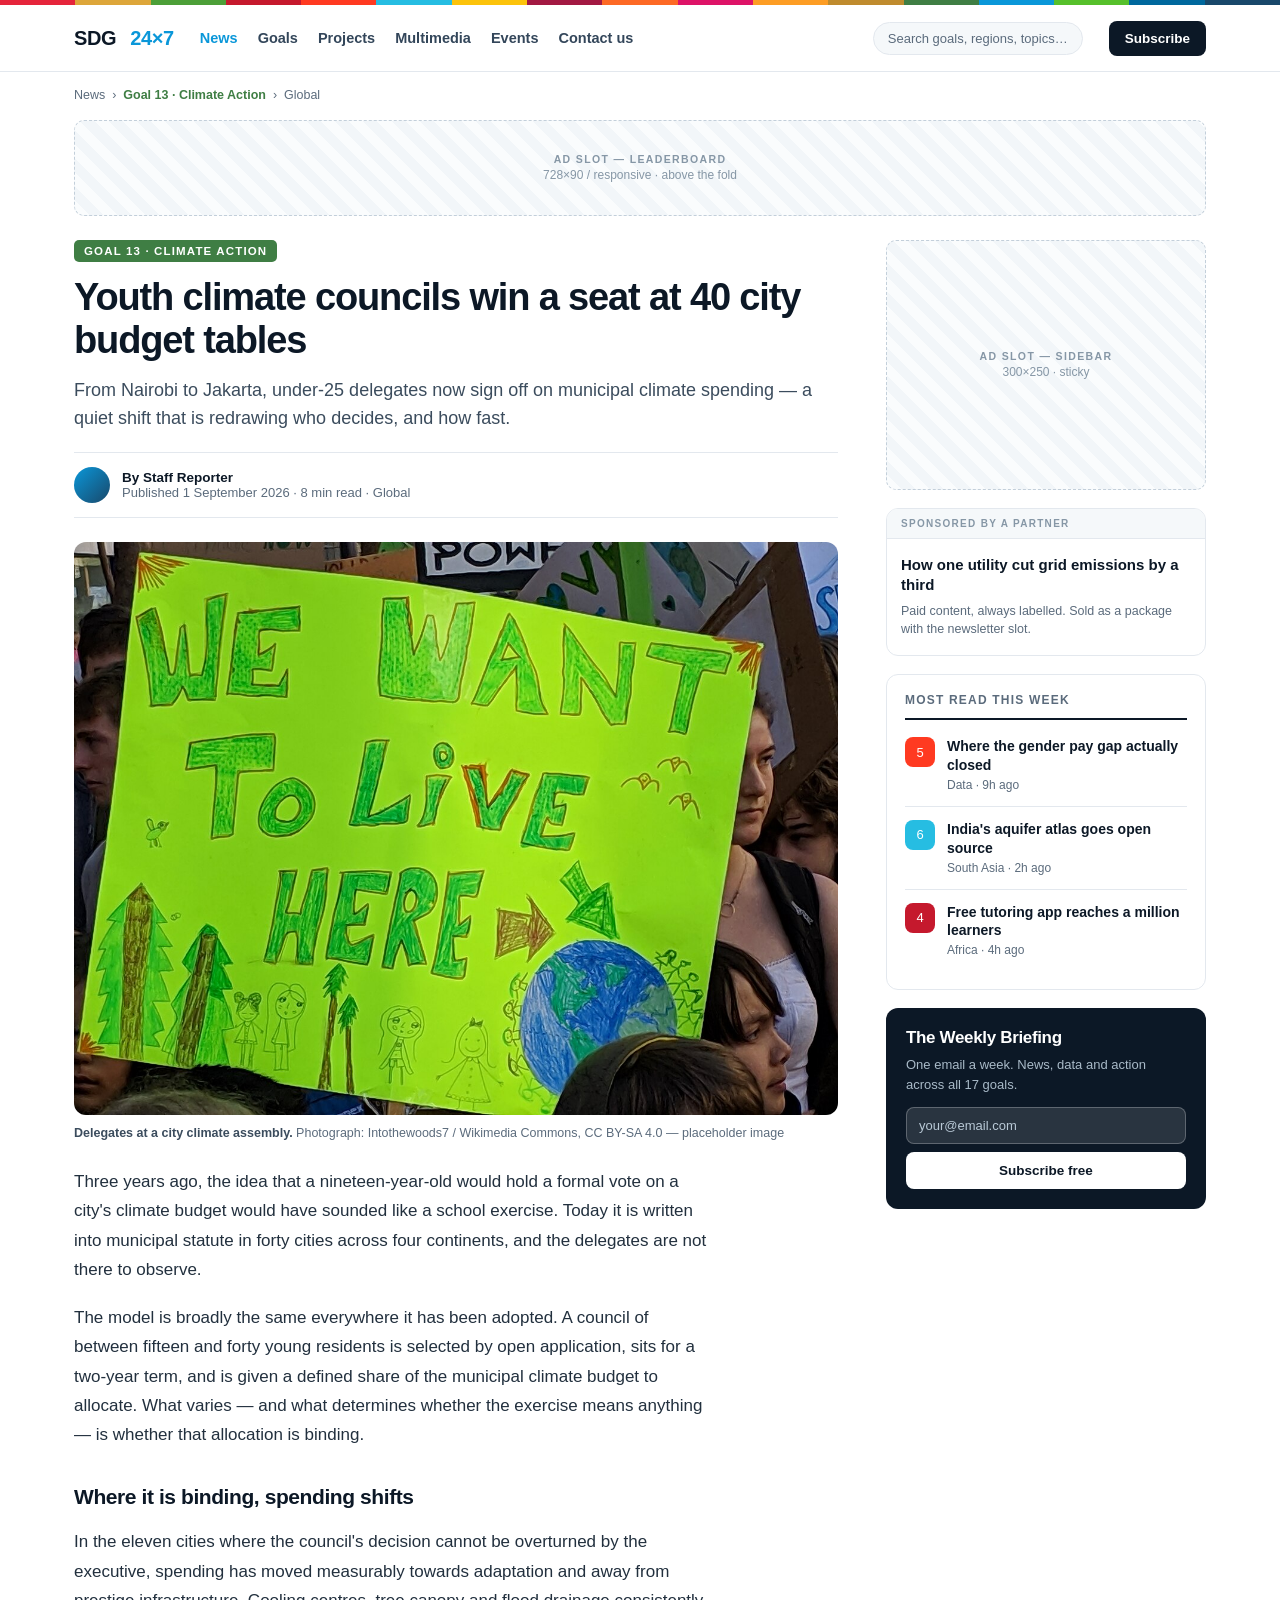
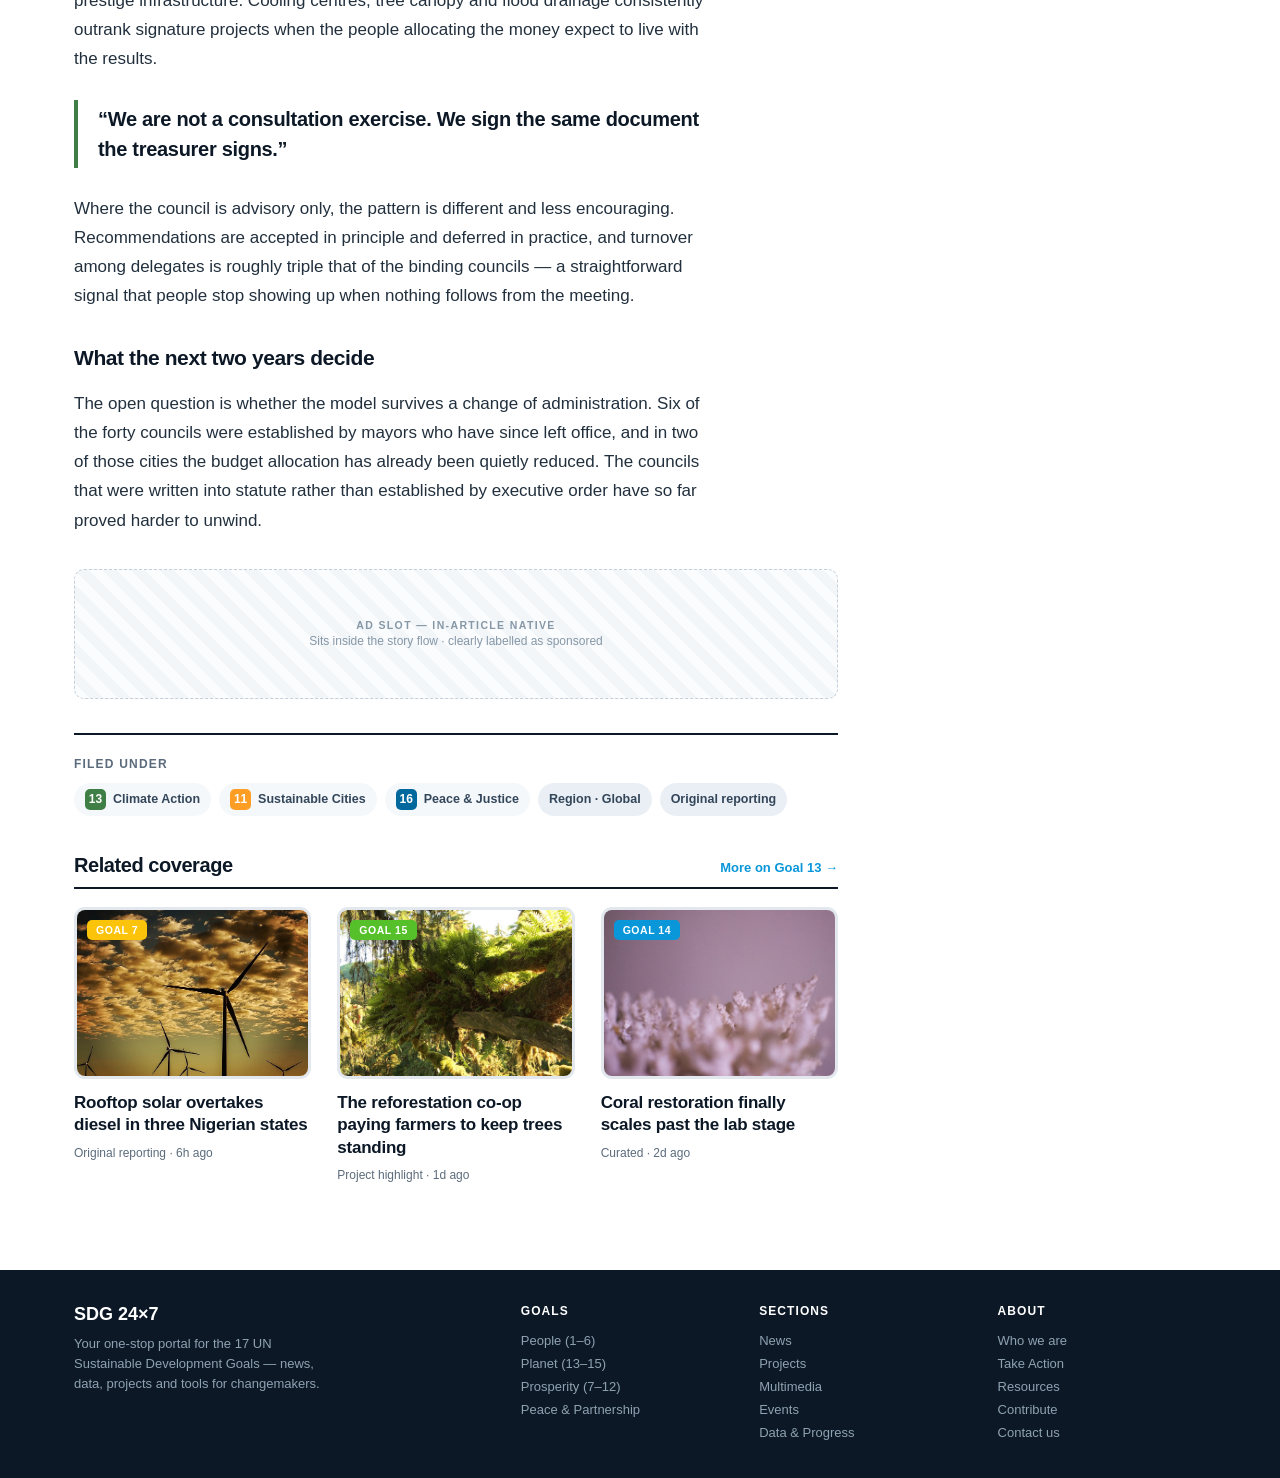
<file: v2/article.html>
<!DOCTYPE html>
<html lang="en">
<head>
<meta charset="utf-8">
<meta name="viewport" content="width=device-width, initial-scale=1">
<title>Youth climate councils win a seat at 40 city budget tables — SDG 24×7</title>
<link rel="stylesheet" href="site.css">
<style>
.crumbs{font-size:12.5px;color:var(--muted);padding:16px 0 0}
.crumbs b{color:var(--g13);font-weight:700}
.adslot{border:1px dashed #C3CFDA;border-radius:10px;background:repeating-linear-gradient(45deg,#FAFCFD,#FAFCFD 10px,#F2F6F9 10px,#F2F6F9 20px);
  display:grid;place-items:center;text-align:center;color:#8697A6}
.adslot em{font-style:normal;display:block;font-size:10.5px;font-weight:800;letter-spacing:.13em;text-transform:uppercase}
.adslot span{font-size:12px}
.lead-ad{height:96px;margin:18px 0 10px}
.artgrid{display:grid;grid-template-columns:minmax(0,1fr) 320px;gap:48px;padding:14px 0 40px}
.ahead h1{font-size:38px;line-height:1.14;letter-spacing:-.03em;margin:14px 0 14px}
.stand{font-size:18px;line-height:1.55;color:#3B4C5D;margin-bottom:20px}
.byline{display:flex;align-items:center;gap:12px;padding:14px 0;border-top:1px solid var(--line);border-bottom:1px solid var(--line);font-size:13px;color:var(--muted)}
.avatar{width:36px;height:36px;border-radius:50%;background:linear-gradient(135deg,var(--g14),var(--g17));flex:0 0 auto}
.byline b{color:var(--ink);font-size:13.5px}
.figure{margin:24px 0}
.figure img{width:100%;border-radius:12px}
.figure figcaption{font-size:12.5px;color:var(--muted);margin-top:9px;line-height:1.5}
.figure figcaption b{color:#3B4C5D;font-weight:600}
.body{font-size:17px;line-height:1.72;color:#22303E;max-width:68ch}
.body p{margin-bottom:19px}
.body h3{font-size:21px;letter-spacing:-.02em;margin:30px 0 12px;color:var(--ink)}
.pull{border-left:4px solid var(--g13);padding:4px 0 4px 20px;margin:26px 0;font-size:20px;line-height:1.5;color:var(--ink);font-weight:600;letter-spacing:-.015em}
.tagsblock{margin-top:30px;padding-top:22px;border-top:2px solid var(--ink)}
.tagsblock h5{font-size:12px;letter-spacing:.1em;text-transform:uppercase;color:var(--muted);margin-bottom:12px}
.tagrow{display:flex;gap:8px;flex-wrap:wrap}
.inline-ad{height:130px;margin:34px 0}
aside{align-self:start;position:sticky;top:82px}
.box{border:1px solid var(--line);border-radius:12px;padding:18px;margin-bottom:18px}
.box h5{font-size:12px;letter-spacing:.1em;text-transform:uppercase;color:var(--muted);padding-bottom:11px;border-bottom:2px solid var(--ink);margin-bottom:4px}
.sponsor{border:1px solid var(--line);border-radius:12px;overflow:hidden;margin-bottom:18px}
.sponsor .lab{font-size:10px;font-weight:800;letter-spacing:.13em;text-transform:uppercase;color:#8697A6;padding:9px 14px;background:var(--soft);border-bottom:1px solid var(--line)}
.sponsor .in{padding:16px 14px}
.sponsor h6{font-size:15px;line-height:1.35;margin-bottom:6px}
.sponsor p{font-size:12.5px;color:var(--muted);line-height:1.5}
.subbox{background:var(--ink);color:#fff;border-radius:12px;padding:20px}
.subbox h4{font-size:17px;letter-spacing:-.02em;margin-bottom:7px}
.subbox p{font-size:13px;color:#A9BAC8;line-height:1.5;margin-bottom:13px}
.subbox .i{display:block;background:rgba(255,255,255,.12);border:1px solid rgba(255,255,255,.25);border-radius:8px;padding:10px 12px;font-size:13px;color:#B9C9D6;margin-bottom:8px}
.subbox .s{display:block;text-align:center;background:#fff;color:var(--ink);font-weight:800;font-size:13.5px;padding:11px;border-radius:8px}
@media(max-width:960px){ .artgrid{grid-template-columns:1fr;gap:34px} aside{position:static} }
@media(max-width:720px){ .ahead h1{font-size:27px} .stand{font-size:16px} .body{font-size:16px} .lead-ad{height:72px} }
</style>
</head>
<body>
<div class="stripe">
  <i style="background:var(--g1)"></i><i style="background:var(--g2)"></i><i style="background:var(--g3)"></i>
  <i style="background:var(--g4)"></i><i style="background:var(--g5)"></i><i style="background:var(--g6)"></i>
  <i style="background:var(--g7)"></i><i style="background:var(--g8)"></i><i style="background:var(--g9)"></i>
  <i style="background:var(--g10)"></i><i style="background:var(--g11)"></i><i style="background:var(--g12)"></i>
  <i style="background:var(--g13)"></i><i style="background:var(--g14)"></i><i style="background:var(--g15)"></i>
  <i style="background:var(--g16)"></i><i style="background:var(--g17)"></i>
</div>

<header><div class="wrap top">
  <div class="logo">SDG&nbsp;<span class="tw">24×7</span></div>
  <nav><a class="on">News</a><a>Goals</a><a>Projects</a><a>Multimedia</a><a>Events</a><a>Contact&nbsp;us</a></nav>
  <div class="search">Search goals, regions, topics…</div>
  <div class="btn">Subscribe</div>
  <div class="burger">☰</div>
</div></header>

<div class="wrap">
  <div class="crumbs">News &nbsp;›&nbsp; <b>Goal 13 · Climate Action</b> &nbsp;›&nbsp; Global</div>
  <div class="adslot lead-ad"><div><em>Ad slot — leaderboard</em><span>728×90 / responsive · above the fold</span></div></div>

  <div class="artgrid">
    <article>
      <div class="ahead">
        <span class="kicker" style="background:var(--g13)">Goal 13 · Climate Action</span>
        <h1>Youth climate councils win a seat at 40 city budget tables</h1>
        <p class="stand">From Nairobi to Jakarta, under-25 delegates now sign off on municipal climate spending — a quiet shift that is redrawing who decides, and how fast.</p>
        <div class="byline">
          <span class="avatar"></span>
          <div><b>By Staff Reporter</b><br>Published 1 September 2026 · 8 min read · Global</div>
        </div>
      </div>

      <figure class="figure">
        <img src="img/climate.jpg" alt="Young people at a climate demonstration holding a hand-painted placard reading we want to live here">
        <figcaption><b>Delegates at a city climate assembly.</b> Photograph: Intothewoods7 / Wikimedia Commons, CC BY-SA 4.0 — placeholder image</figcaption>
      </figure>

      <div class="body">
        <p>Three years ago, the idea that a nineteen-year-old would hold a formal vote on a city's climate budget would have sounded like a school exercise. Today it is written into municipal statute in forty cities across four continents, and the delegates are not there to observe.</p>
        <p>The model is broadly the same everywhere it has been adopted. A council of between fifteen and forty young residents is selected by open application, sits for a two-year term, and is given a defined share of the municipal climate budget to allocate. What varies — and what determines whether the exercise means anything — is whether that allocation is binding.</p>

        <h3>Where it is binding, spending shifts</h3>
        <p>In the eleven cities where the council's decision cannot be overturned by the executive, spending has moved measurably towards adaptation and away from prestige infrastructure. Cooling centres, tree canopy and flood drainage consistently outrank signature projects when the people allocating the money expect to live with the results.</p>

        <div class="pull">“We are not a consultation exercise. We sign the same document the treasurer signs.”</div>

        <p>Where the council is advisory only, the pattern is different and less encouraging. Recommendations are accepted in principle and deferred in practice, and turnover among delegates is roughly triple that of the binding councils — a straightforward signal that people stop showing up when nothing follows from the meeting.</p>

        <h3>What the next two years decide</h3>
        <p>The open question is whether the model survives a change of administration. Six of the forty councils were established by mayors who have since left office, and in two of those cities the budget allocation has already been quietly reduced. The councils that were written into statute rather than established by executive order have so far proved harder to unwind.</p>
      </div>

      <div class="adslot inline-ad"><div><em>Ad slot — in-article native</em><span>Sits inside the story flow · clearly labelled as sponsored</span></div></div>

      <div class="tagsblock">
        <h5>Filed under</h5>
        <div class="tagrow">
          <span class="chip"><b style="background:var(--g13)">13</b>Climate Action</span>
          <span class="chip"><b style="background:var(--g11)">11</b>Sustainable Cities</span>
          <span class="chip"><b style="background:var(--g16)">16</b>Peace &amp; Justice</span>
          <span class="chip" style="background:#E9EFF4">Region · Global</span>
          <span class="chip" style="background:#E9EFF4">Original reporting</span>
        </div>
      </div>

      <section>
        <div class="shead"><h2>Related coverage</h2><a>More on Goal 13 →</a></div>
        <div class="grid3">
          <div class="card">
            <div class="ph"><img src="img/hero.jpg" alt="Wind turbines at sunset"><span class="tag" style="background:var(--g7)">Goal 7</span></div>
            <h4>Rooftop solar overtakes diesel in three Nigerian states</h4>
            <div class="by">Original reporting · 6h ago</div>
          </div>
          <div class="card">
            <div class="ph"><img src="img/forest.jpg" alt="Rainforest canopy"><span class="tag" style="background:var(--g15)">Goal 15</span></div>
            <h4>The reforestation co-op paying farmers to keep trees standing</h4>
            <div class="by">Project highlight · 1d ago</div>
          </div>
          <div class="card">
            <div class="ph"><img src="img/ocean.jpg" alt="Coral detail"><span class="tag" style="background:var(--g14)">Goal 14</span></div>
            <h4>Coral restoration finally scales past the lab stage</h4>
            <div class="by">Curated · 2d ago</div>
          </div>
        </div>
      </section>
    </article>

    <aside>
      <div class="adslot" style="height:250px;margin-bottom:18px"><div><em>Ad slot — sidebar</em><span>300×250 · sticky</span></div></div>

      <div class="sponsor">
        <div class="lab">Sponsored by a partner</div>
        <div class="in">
          <h6>How one utility cut grid emissions by a third</h6>
          <p>Paid content, always labelled. Sold as a package with the newsletter slot.</p>
        </div>
      </div>

      <div class="box">
        <h5>Most read this week</h5>
        <div class="mini"><span class="ic" style="background:var(--g5)">5</span><div><h5 style="font-size:14px;text-transform:none;letter-spacing:0;color:var(--ink);border:0;padding:0;margin:0">Where the gender pay gap actually closed</h5><span>Data · 9h ago</span></div></div>
        <div class="mini"><span class="ic" style="background:var(--g6)">6</span><div><h5 style="font-size:14px;text-transform:none;letter-spacing:0;color:var(--ink);border:0;padding:0;margin:0">India's aquifer atlas goes open source</h5><span>South Asia · 2h ago</span></div></div>
        <div class="mini" style="border:0"><span class="ic" style="background:var(--g4)">4</span><div><h5 style="font-size:14px;text-transform:none;letter-spacing:0;color:var(--ink);border:0;padding:0;margin:0">Free tutoring app reaches a million learners</h5><span>Africa · 4h ago</span></div></div>
      </div>

      <div class="subbox">
        <h4>The Weekly Briefing</h4>
        <p>One email a week. News, data and action across all 17 goals.</p>
        <span class="i">your@email.com</span>
        <span class="s">Subscribe free</span>
      </div>
    </aside>
  </div>
</div>

<footer><div class="wrap fgrid">
  <div>
    <div class="fbrand">SDG 24×7</div>
    <div style="max-width:34ch;line-height:1.55">Your one-stop portal for the 17 UN Sustainable Development Goals — news, data, projects and tools for changemakers.</div>
  </div>
  <div><h6>Goals</h6><ul><li>People (1–6)</li><li>Planet (13–15)</li><li>Prosperity (7–12)</li><li>Peace &amp; Partnership</li></ul></div>
  <div><h6>Sections</h6><ul><li>News</li><li>Projects</li><li>Multimedia</li><li>Events</li><li>Data &amp; Progress</li></ul></div>
  <div><h6>About</h6><ul><li>Who we are</li><li>Take Action</li><li>Resources</li><li>Contribute</li><li>Contact us</li></ul></div>
</div></footer>
</body>
</html>
</file>
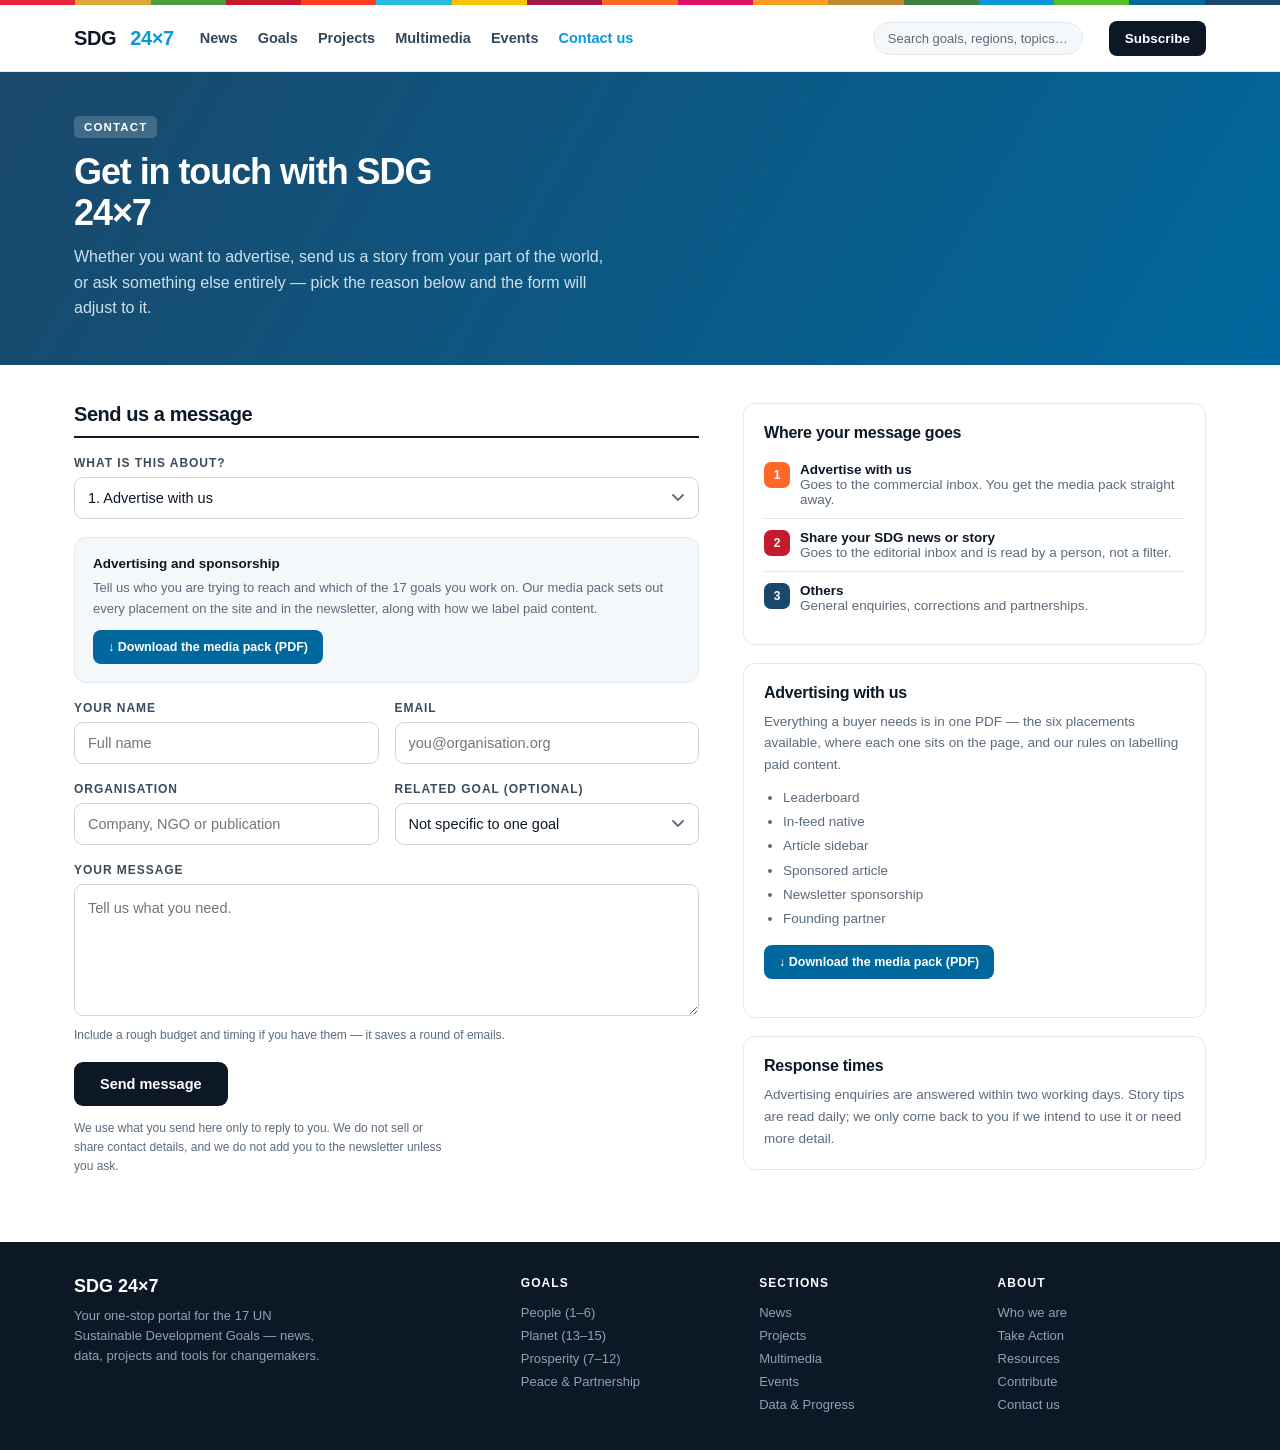
<file: v2/contact.html>
<!DOCTYPE html>
<html lang="en">
<head>
<meta charset="utf-8">
<meta name="viewport" content="width=device-width, initial-scale=1">
<title>Contact us — SDG 24×7</title>
<link rel="stylesheet" href="site.css">
<style>
.chero{background:linear-gradient(120deg,var(--g17),var(--g16));color:#fff;padding:44px 0}
.chero h1{font-size:36px;line-height:1.14;letter-spacing:-.03em;margin:13px 0 11px;max-width:20ch}
.chero p{font-size:16px;line-height:1.6;color:#CFE0EC;max-width:60ch}

.cgrid{display:grid;grid-template-columns:minmax(0,1.35fr) 1fr;gap:44px;padding:38px 0 44px;align-items:start}

.field{margin-bottom:18px}
.field label{display:block;font-size:12px;font-weight:800;letter-spacing:.08em;text-transform:uppercase;color:#3B4C5D;margin-bottom:7px}
.field input,.field select,.field textarea{
  width:100%;font-family:inherit;font-size:14.5px;color:var(--ink);background:#fff;
  border:1px solid #C9D4DE;border-radius:9px;padding:12px 13px}
.field select{appearance:none;cursor:pointer;
  background-image:url("data:image/svg+xml;charset=utf8,%3Csvg xmlns='http://www.w3.org/2000/svg' viewBox='0 0 12 8'%3E%3Cpath d='M1 1l5 5 5-5' stroke='%235B6B7C' stroke-width='1.8' fill='none' stroke-linecap='round'/%3E%3C/svg%3E");
  background-repeat:no-repeat;background-position:right 14px center;background-size:12px;padding-right:38px}
.field textarea{min-height:132px;resize:vertical;line-height:1.55}
.field .hint{font-size:12px;color:var(--muted);margin-top:6px;line-height:1.5}
.two{display:grid;grid-template-columns:1fr 1fr;gap:16px}
.submit{background:var(--ink);color:#fff;font-weight:800;font-size:14.5px;padding:14px 26px;border:0;border-radius:9px;cursor:pointer}
.privacy{font-size:12px;color:var(--muted);margin-top:13px;line-height:1.55;max-width:56ch}

/* the panel that swaps with the dropdown */
.ctx{border:1px solid var(--line);border-radius:12px;background:var(--soft);padding:18px;margin-bottom:18px}
.ctx h5{font-size:13.5px;margin-bottom:7px}
.ctx p{font-size:13px;color:var(--muted);line-height:1.6}
.ctx .dl{display:inline-block;margin-top:11px;background:var(--g16);color:#fff;font-weight:800;font-size:12.5px;padding:10px 15px;border-radius:8px}

.side .box{border:1px solid var(--line);border-radius:12px;padding:20px;margin-bottom:18px}
.side h4{font-size:16px;letter-spacing:-.015em;margin-bottom:9px}
.side p{font-size:13.5px;color:var(--muted);line-height:1.6}
.side ul{margin:10px 0 0;padding-left:19px;font-size:13.5px;color:var(--muted);line-height:1.8}
.rt{display:flex;gap:10px;align-items:flex-start;padding:11px 0;border-bottom:1px solid var(--line);font-size:13.5px}
.rt:last-child{border:0}
.rt b{flex:0 0 auto;width:26px;height:26px;border-radius:7px;display:grid;place-items:center;color:#fff;font-size:12px}

@media(max-width:960px){ .cgrid{grid-template-columns:1fr;gap:30px} }
@media(max-width:720px){ .chero h1{font-size:26px} .two{grid-template-columns:1fr} }
</style>
</head>
<body>
<div class="stripe">
  <i style="background:var(--g1)"></i><i style="background:var(--g2)"></i><i style="background:var(--g3)"></i>
  <i style="background:var(--g4)"></i><i style="background:var(--g5)"></i><i style="background:var(--g6)"></i>
  <i style="background:var(--g7)"></i><i style="background:var(--g8)"></i><i style="background:var(--g9)"></i>
  <i style="background:var(--g10)"></i><i style="background:var(--g11)"></i><i style="background:var(--g12)"></i>
  <i style="background:var(--g13)"></i><i style="background:var(--g14)"></i><i style="background:var(--g15)"></i>
  <i style="background:var(--g16)"></i><i style="background:var(--g17)"></i>
</div>

<header><div class="wrap top">
  <div class="logo">SDG&nbsp;<span class="tw">24×7</span></div>
  <nav><a>News</a><a>Goals</a><a>Projects</a><a>Multimedia</a><a>Events</a><a class="on">Contact&nbsp;us</a></nav>
  <div class="search">Search goals, regions, topics…</div>
  <div class="btn">Subscribe</div>
  <div class="burger">☰</div>
</div></header>

<div class="chero"><div class="wrap">
  <span class="kicker" style="background:rgba(255,255,255,.18)">Contact</span>
  <h1>Get in touch with SDG 24×7</h1>
  <p>Whether you want to advertise, send us a story from your part of the world, or ask something else entirely — pick the reason below and the form will adjust to it.</p>
</div></div>

<div class="wrap"><div class="cgrid">
  <div>
    <div class="shead"><h2>Send us a message</h2></div>

    <form onsubmit="return false">
      <div class="field">
        <label for="reason">What is this about?</label>
        <select id="reason">
          <option value="ad">1. Advertise with us</option>
          <option value="story">2. Share your SDG news or story</option>
          <option value="other">3. Others</option>
        </select>
      </div>

      <!-- swaps with the dropdown -->
      <div class="ctx" id="ctx-ad">
        <h5>Advertising and sponsorship</h5>
        <p>Tell us who you are trying to reach and which of the 17 goals you work on. Our media pack sets out every placement on the site and in the newsletter, along with how we label paid content.</p>
        <span class="dl">↓ Download the media pack (PDF)</span>
      </div>
      <div class="ctx" id="ctx-story" hidden>
        <h5>Sending us a story</h5>
        <p>We take tips, finished articles and project updates from anywhere in the world. Say which goal it relates to and roughly where it happened, and attach anything you have — we will come back to you either way.</p>
      </div>
      <div class="ctx" id="ctx-other" hidden>
        <h5>Anything else</h5>
        <p>Corrections, partnership ideas, data questions, or a note about something we got wrong. All of it lands in the same inbox and gets read.</p>
      </div>

      <div class="two">
        <div class="field"><label for="nm">Your name</label><input id="nm" placeholder="Full name"></div>
        <div class="field"><label for="em">Email</label><input id="em" type="email" placeholder="you@organisation.org"></div>
      </div>

      <div class="two">
        <div class="field"><label for="org" id="lab-org">Organisation</label><input id="org" placeholder="Company, NGO or publication"></div>
        <div class="field">
          <label for="goal">Related goal (optional)</label>
          <select id="goal">
            <option>Not specific to one goal</option>
            <option>Goal 1 · No Poverty</option><option>Goal 2 · Zero Hunger</option>
            <option>Goal 3 · Good Health</option><option>Goal 4 · Quality Education</option>
            <option>Goal 5 · Gender Equality</option><option>Goal 6 · Clean Water</option>
            <option>Goal 7 · Clean Energy</option><option>Goal 8 · Decent Work</option>
            <option>Goal 9 · Innovation</option><option>Goal 10 · Reduced Inequality</option>
            <option>Goal 11 · Cities</option><option>Goal 12 · Consumption</option>
            <option>Goal 13 · Climate Action</option><option>Goal 14 · Life Below Water</option>
            <option>Goal 15 · Life on Land</option><option>Goal 16 · Peace &amp; Justice</option>
            <option>Goal 17 · Partnerships</option>
          </select>
        </div>
      </div>

      <div class="field">
        <label for="msg" id="lab-msg">Your message</label>
        <textarea id="msg" placeholder="Tell us what you need."></textarea>
        <div class="hint" id="hint-msg">Include a rough budget and timing if you have them — it saves a round of emails.</div>
      </div>

      <button class="submit">Send message</button>
      <div class="privacy">We use what you send here only to reply to you. We do not sell or share contact details, and we do not add you to the newsletter unless you ask.</div>
    </form>
  </div>

  <div class="side">
    <div class="box">
      <h4>Where your message goes</h4>
      <div class="rt"><b style="background:var(--g9)">1</b><div><strong>Advertise with us</strong><br><span style="color:var(--muted)">Goes to the commercial inbox. You get the media pack straight away.</span></div></div>
      <div class="rt"><b style="background:var(--g4)">2</b><div><strong>Share your SDG news or story</strong><br><span style="color:var(--muted)">Goes to the editorial inbox and is read by a person, not a filter.</span></div></div>
      <div class="rt"><b style="background:var(--g17)">3</b><div><strong>Others</strong><br><span style="color:var(--muted)">General enquiries, corrections and partnerships.</span></div></div>
    </div>

    <div class="box">
      <h4>Advertising with us</h4>
      <p>Everything a buyer needs is in one PDF — the six placements available, where each one sits on the page, and our rules on labelling paid content.</p>
      <ul>
        <li>Leaderboard</li>
        <li>In-feed native</li>
        <li>Article sidebar</li>
        <li>Sponsored article</li>
        <li>Newsletter sponsorship</li>
        <li>Founding partner</li>
      </ul>
      <span class="ctx dl" style="display:inline-block;margin-top:14px;background:var(--g16);color:#fff;font-weight:800;font-size:12.5px;padding:10px 15px;border-radius:8px;border:0">↓ Download the media pack (PDF)</span>
    </div>

    <div class="box">
      <h4>Response times</h4>
      <p>Advertising enquiries are answered within two working days. Story tips are read daily; we only come back to you if we intend to use it or need more detail.</p>
    </div>
  </div>
</div></div>

<footer><div class="wrap fgrid">
  <div>
    <div class="fbrand">SDG 24×7</div>
    <div style="max-width:34ch;line-height:1.55">Your one-stop portal for the 17 UN Sustainable Development Goals — news, data, projects and tools for changemakers.</div>
  </div>
  <div><h6>Goals</h6><ul><li>People (1–6)</li><li>Planet (13–15)</li><li>Prosperity (7–12)</li><li>Peace &amp; Partnership</li></ul></div>
  <div><h6>Sections</h6><ul><li>News</li><li>Projects</li><li>Multimedia</li><li>Events</li><li>Data &amp; Progress</li></ul></div>
  <div><h6>About</h6><ul><li>Who we are</li><li>Take Action</li><li>Resources</li><li>Contribute</li><li>Contact us</li></ul></div>
</div></footer>

<script>
var COPY = {
  ad:    {org:"Organisation",              msg:"Your message",
          hint:"Include a rough budget and timing if you have them — it saves a round of emails."},
  story: {org:"Organisation (optional)",   msg:"Your story or tip",
          hint:"Where did it happen, and how do you know? Links or attachments welcome."},
  other: {org:"Organisation (optional)",   msg:"Your message",
          hint:"As much or as little detail as you like."}
};
var sel = document.getElementById('reason');
function sync(){
  var v = sel.value;
  ['ad','story','other'].forEach(function(k){
    document.getElementById('ctx-'+k).hidden = (k !== v);
  });
  document.getElementById('lab-org').textContent  = COPY[v].org;
  document.getElementById('lab-msg').textContent  = COPY[v].msg;
  document.getElementById('hint-msg').textContent = COPY[v].hint;
}
sel.addEventListener('change', sync);
sync();
</script>
</body>
</html>
</file>
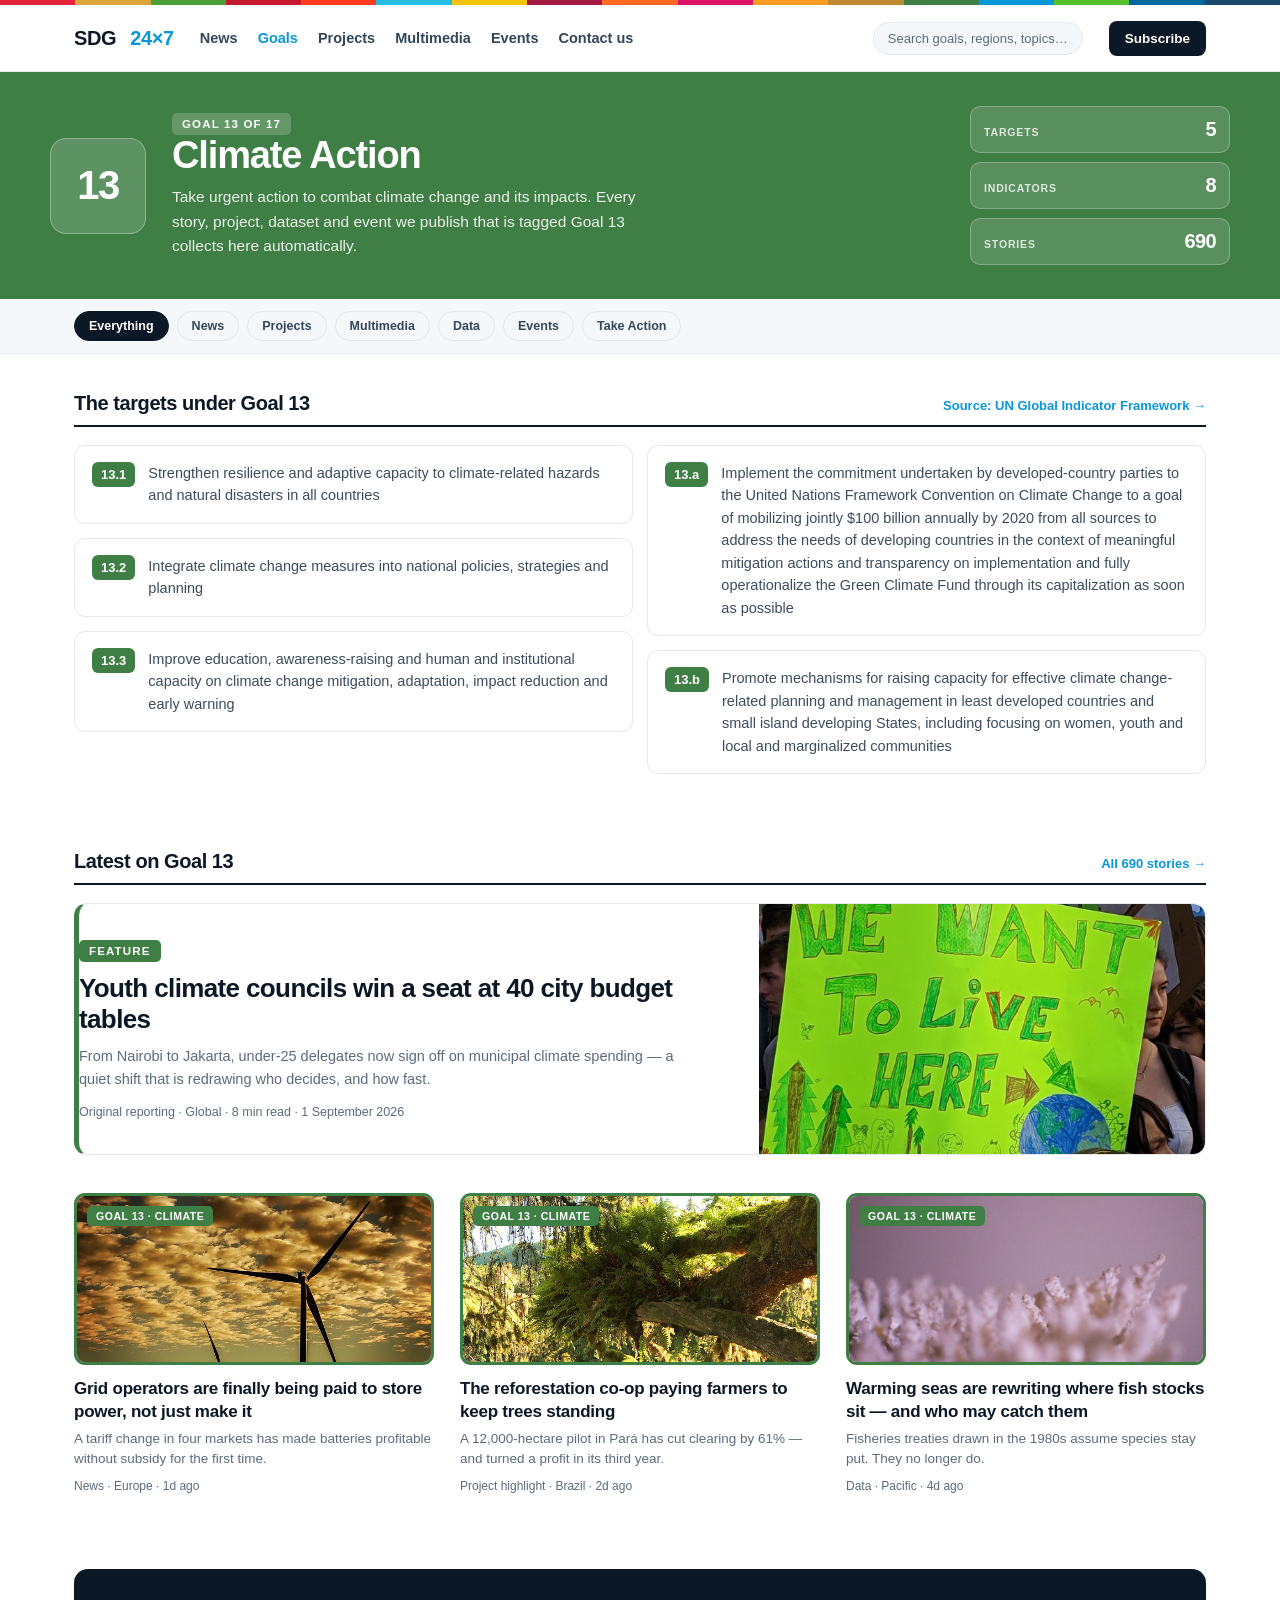
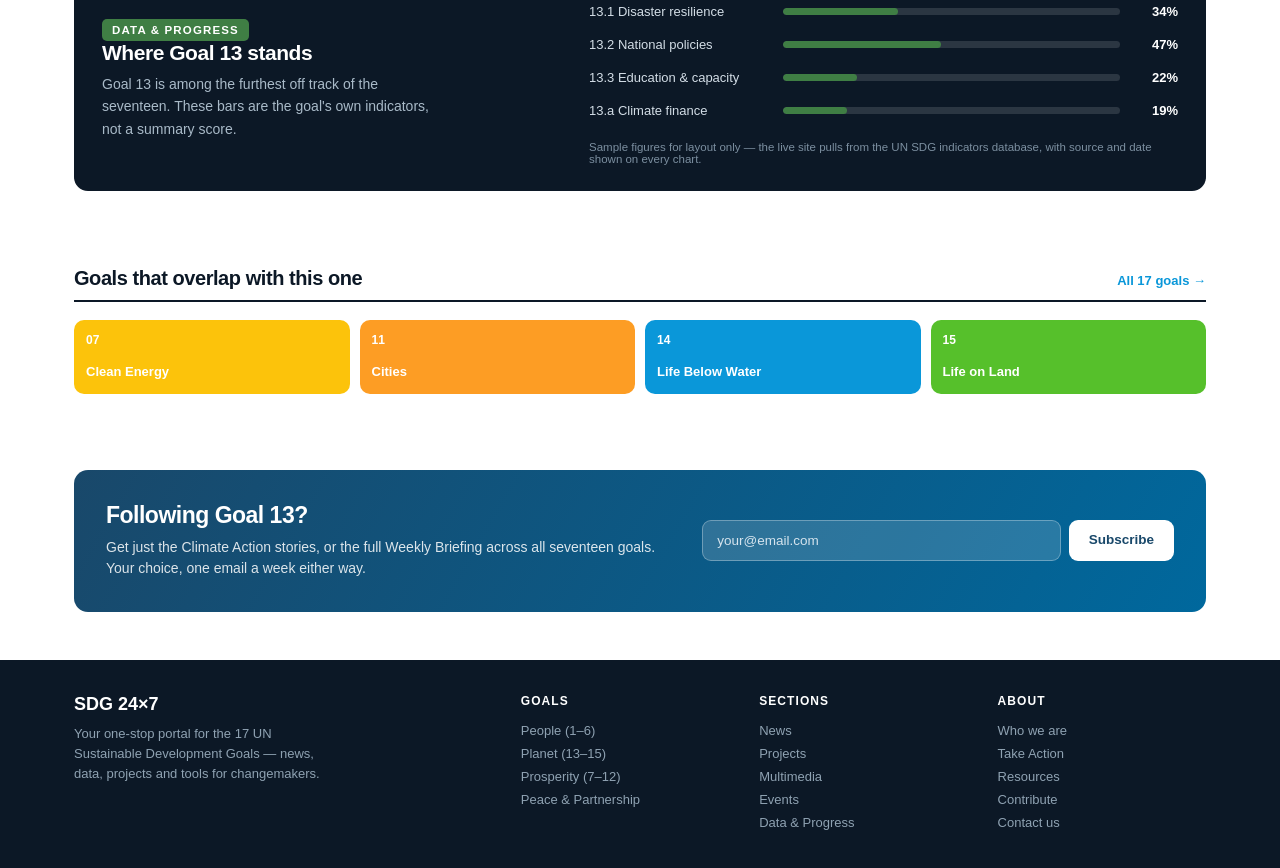
<file: v2/goal.html>
<!DOCTYPE html>
<html lang="en">
<head>
<meta charset="utf-8">
<meta name="viewport" content="width=device-width, initial-scale=1">
<title>Goal 13 · Climate Action — SDG 24×7</title>
<link rel="stylesheet" href="site.css">
<style>
/* every one of the 17 pages is this template; only --gg and the copy change */
.ghero{background:var(--gg);color:#fff;padding:0}
.ghero .in{display:grid;grid-template-columns:96px minmax(0,1fr) 260px;gap:26px;align-items:center;padding:34px 0}
.gnum{width:96px;height:96px;border-radius:16px;background:rgba(255,255,255,.16);border:1px solid rgba(255,255,255,.3);
  display:grid;place-items:center;font-size:40px;font-weight:800;letter-spacing:-.04em}
.ghero h1{font-size:38px;line-height:1.08;letter-spacing:-.03em;margin-bottom:9px}
.ghero p{font-size:15.5px;line-height:1.55;color:rgba(255,255,255,.9);max-width:56ch}
.gstats{display:grid;gap:9px}
.gstat{background:rgba(255,255,255,.14);border:1px solid rgba(255,255,255,.26);border-radius:10px;padding:11px 13px;display:flex;justify-content:space-between;align-items:baseline;gap:10px}
.gstat b{font-size:20px;letter-spacing:-.03em}
.gstat span{font-size:10.5px;font-weight:700;letter-spacing:.08em;text-transform:uppercase;color:rgba(255,255,255,.8)}

.gsub{background:var(--soft);border-bottom:1px solid var(--line)}
.gsub .wrap{display:flex;gap:8px;padding:12px 24px;overflow-x:auto}

.lead{display:grid;grid-template-columns:minmax(0,1.45fr) 1fr;gap:34px;align-items:center;
  border:1px solid var(--line);border-left:5px solid var(--gg);border-radius:13px;overflow:hidden;padding:0}
.lead .lph{height:100%;min-height:250px;position:relative}
.lead .lph img{width:100%;height:100%;object-fit:cover;position:absolute;inset:0}
.lead .ltx{padding:26px 28px 26px 0}
.lead h3{font-size:26px;line-height:1.2;letter-spacing:-.024em;margin:11px 0 10px}
.lead p{font-size:14.5px;color:var(--muted);line-height:1.6}
.lead .by{font-size:12.5px;color:var(--muted);margin-top:13px}

/* target lengths vary wildly once quoted verbatim, so pack rather than grid -
   a grid row stretches the short card to match the tall one and leaves a dead box */
.targets{column-count:2;column-gap:14px}
.tgt{border:1px solid var(--line);border-radius:11px;padding:16px 17px;display:flex;gap:13px;
  align-items:flex-start;break-inside:avoid;margin-bottom:14px}
.tgt b{flex:0 0 auto;background:var(--gg);color:#fff;font-size:13px;font-weight:800;padding:5px 9px;border-radius:6px}
.tgt span{font-size:14.5px;line-height:1.55;color:#3B4C5D}

.prog{background:var(--ink);color:#fff;border-radius:14px;padding:26px 28px;display:grid;grid-template-columns:1fr 1.3fr;gap:34px;align-items:center}
.prog h3{font-size:21px;letter-spacing:-.022em;margin-bottom:8px}
.prog>div>p{font-size:14px;color:#A9BAC8;line-height:1.6;max-width:42ch}

.rel{display:grid;grid-template-columns:repeat(4,1fr);gap:10px}
.relg{border-radius:10px;padding:13px 12px;color:#fff;min-height:74px;display:flex;flex-direction:column;justify-content:space-between}
.relg em{font-style:normal;font-size:12px;font-weight:800}
.relg strong{font-size:13px;line-height:1.25}

@media(max-width:960px){
  .ghero .in{grid-template-columns:76px minmax(0,1fr);gap:20px}
  .gnum{width:76px;height:76px;font-size:32px}
  .gstats{grid-column:1/-1;grid-template-columns:repeat(4,1fr)}
  .lead{grid-template-columns:1fr}
  .lead .ltx{padding:22px}
  .lead .lph{min-height:210px}
  .targets{column-count:1}
  .prog{grid-template-columns:1fr;gap:22px}
  .rel{grid-template-columns:repeat(2,1fr)}
}
@media(max-width:720px){
  .ghero h1{font-size:27px}
  .gstats{grid-template-columns:1fr 1fr}
}
</style>
</head>
<body style="--gg:var(--g13)">
<div class="stripe">
  <i style="background:var(--g1)"></i><i style="background:var(--g2)"></i><i style="background:var(--g3)"></i>
  <i style="background:var(--g4)"></i><i style="background:var(--g5)"></i><i style="background:var(--g6)"></i>
  <i style="background:var(--g7)"></i><i style="background:var(--g8)"></i><i style="background:var(--g9)"></i>
  <i style="background:var(--g10)"></i><i style="background:var(--g11)"></i><i style="background:var(--g12)"></i>
  <i style="background:var(--g13)"></i><i style="background:var(--g14)"></i><i style="background:var(--g15)"></i>
  <i style="background:var(--g16)"></i><i style="background:var(--g17)"></i>
</div>

<header><div class="wrap top">
  <div class="logo">SDG&nbsp;<span class="tw">24×7</span></div>
  <nav><a>News</a><a class="on">Goals</a><a>Projects</a><a>Multimedia</a><a>Events</a><a>Contact&nbsp;us</a></nav>
  <div class="search">Search goals, regions, topics…</div>
  <div class="btn">Subscribe</div>
  <div class="burger">☰</div>
</div></header>

<div class="ghero"><div class="wrap in">
  <div class="gnum">13</div>
  <div>
    <span class="kicker" style="background:rgba(255,255,255,.2)">Goal 13 of 17</span>
    <h1>Climate Action</h1>
    <p>Take urgent action to combat climate change and its impacts. Every story, project, dataset and event we publish that is tagged Goal 13 collects here automatically.</p>
  </div>
  <div class="gstats">
    <div class="gstat"><span>Targets</span><b>5</b></div>
    <div class="gstat"><span>Indicators</span><b>8</b></div>
    <div class="gstat"><span>Stories</span><b>690</b></div>
  </div>
</div></div>

<div class="gsub"><div class="wrap">
  <span class="f on">Everything</span><span class="f">News</span><span class="f">Projects</span>
  <span class="f">Multimedia</span><span class="f">Data</span><span class="f">Events</span><span class="f">Take Action</span>
</div></div>

<div class="wrap">
  <section>
    <div class="shead"><h2>The targets under Goal 13</h2><a>Source: UN Global Indicator Framework →</a></div>
    <div class="targets">
      <div class="tgt"><b>13.1</b><span>Strengthen resilience and adaptive capacity to climate-related hazards and natural disasters in all countries</span></div>
      <div class="tgt"><b>13.2</b><span>Integrate climate change measures into national policies, strategies and planning</span></div>
      <div class="tgt"><b>13.3</b><span>Improve education, awareness-raising and human and institutional capacity on climate change mitigation, adaptation, impact reduction and early warning</span></div>
      <div class="tgt"><b>13.a</b><span>Implement the commitment undertaken by developed-country parties to the United Nations Framework Convention on Climate Change to a goal of mobilizing jointly $100 billion annually by 2020 from all sources to address the needs of developing countries in the context of meaningful mitigation actions and transparency on implementation and fully operationalize the Green Climate Fund through its capitalization as soon as possible</span></div>
      <div class="tgt"><b>13.b</b><span>Promote mechanisms for raising capacity for effective climate change-related planning and management in least developed countries and small island developing States, including focusing on women, youth and local and marginalized communities</span></div>
    </div>
  </section>

  <section>
    <div class="shead"><h2>Latest on Goal 13</h2><a>All 690 stories →</a></div>
    <div class="lead">
      <div class="ltx">
        <span class="kicker" style="background:var(--g13)">Feature</span>
        <h3>Youth climate councils win a seat at 40 city budget tables</h3>
        <p>From Nairobi to Jakarta, under-25 delegates now sign off on municipal climate spending — a quiet shift that is redrawing who decides, and how fast.</p>
        <div class="by">Original reporting · Global · 8 min read · 1 September 2026</div>
      </div>
      <div class="lph"><img src="img/climate.jpg" alt="Young people at a climate demonstration"></div>
    </div>
  </section>

  <section style="padding-top:0">
    <div class="grid3">
      <div class="card" style="--gc:var(--g13)">
        <div class="ph"><img src="img/hero.jpg" alt="Wind turbines at sunset"><span class="tag" style="background:var(--g13)">Goal 13 · Climate</span></div>
        <h4>Grid operators are finally being paid to store power, not just make it</h4>
        <p>A tariff change in four markets has made batteries profitable without subsidy for the first time.</p>
        <div class="by">News · Europe · 1d ago</div>
      </div>
      <div class="card" style="--gc:var(--g13)">
        <div class="ph"><img src="img/forest.jpg" alt="Rainforest canopy"><span class="tag" style="background:var(--g13)">Goal 13 · Climate</span></div>
        <h4>The reforestation co-op paying farmers to keep trees standing</h4>
        <p>A 12,000-hectare pilot in Pará has cut clearing by 61% — and turned a profit in its third year.</p>
        <div class="by">Project highlight · Brazil · 2d ago</div>
      </div>
      <div class="card" style="--gc:var(--g13)">
        <div class="ph"><img src="img/ocean.jpg" alt="Coral detail"><span class="tag" style="background:var(--g13)">Goal 13 · Climate</span></div>
        <h4>Warming seas are rewriting where fish stocks sit — and who may catch them</h4>
        <p>Fisheries treaties drawn in the 1980s assume species stay put. They no longer do.</p>
        <div class="by">Data · Pacific · 4d ago</div>
      </div>
    </div>
  </section>

  <section>
    <div class="prog">
      <div>
        <span class="kicker" style="background:var(--g13)">Data &amp; Progress</span>
        <h3>Where Goal 13 stands</h3>
        <p>Goal 13 is among the furthest off track of the seventeen. These bars are the goal's own indicators, not a summary score.</p>
      </div>
      <div>
        <div class="prow"><span class="plabel">13.1 Disaster resilience</span><span class="ptrack"><span class="pfill" style="width:34%;background:var(--g13)"></span></span><span class="pval">34%</span></div>
        <div class="prow"><span class="plabel">13.2 National policies</span><span class="ptrack"><span class="pfill" style="width:47%;background:var(--g13)"></span></span><span class="pval">47%</span></div>
        <div class="prow"><span class="plabel">13.3 Education &amp; capacity</span><span class="ptrack"><span class="pfill" style="width:22%;background:var(--g13)"></span></span><span class="pval">22%</span></div>
        <div class="prow"><span class="plabel">13.a Climate finance</span><span class="ptrack"><span class="pfill" style="width:19%;background:var(--g13)"></span></span><span class="pval">19%</span></div>
        <div class="src">Sample figures for layout only — the live site pulls from the UN SDG indicators database, with source and date shown on every chart.</div>
      </div>
    </div>
  </section>

  <section>
    <div class="shead"><h2>Goals that overlap with this one</h2><a>All 17 goals →</a></div>
    <div class="rel">
      <div class="relg" style="background:var(--g7)"><em>07</em><strong>Clean Energy</strong></div>
      <div class="relg" style="background:var(--g11)"><em>11</em><strong>Cities</strong></div>
      <div class="relg" style="background:var(--g14)"><em>14</em><strong>Life Below Water</strong></div>
      <div class="relg" style="background:var(--g15)"><em>15</em><strong>Life on Land</strong></div>
    </div>
  </section>

  <section>
    <div class="news">
      <div>
        <h2>Following Goal 13?</h2>
        <p>Get just the Climate Action stories, or the full Weekly Briefing across all seventeen goals. Your choice, one email a week either way.</p>
      </div>
      <div class="form"><span class="i">your@email.com</span><span class="s">Subscribe</span></div>
    </div>
  </section>
</div>

<footer><div class="wrap fgrid">
  <div>
    <div class="fbrand">SDG 24×7</div>
    <div style="max-width:34ch;line-height:1.55">Your one-stop portal for the 17 UN Sustainable Development Goals — news, data, projects and tools for changemakers.</div>
  </div>
  <div><h6>Goals</h6><ul><li>People (1–6)</li><li>Planet (13–15)</li><li>Prosperity (7–12)</li><li>Peace &amp; Partnership</li></ul></div>
  <div><h6>Sections</h6><ul><li>News</li><li>Projects</li><li>Multimedia</li><li>Events</li><li>Data &amp; Progress</li></ul></div>
  <div><h6>About</h6><ul><li>Who we are</li><li>Take Action</li><li>Resources</li><li>Contribute</li><li>Contact us</li></ul></div>
</div></footer>
</body>
</html>
</file>
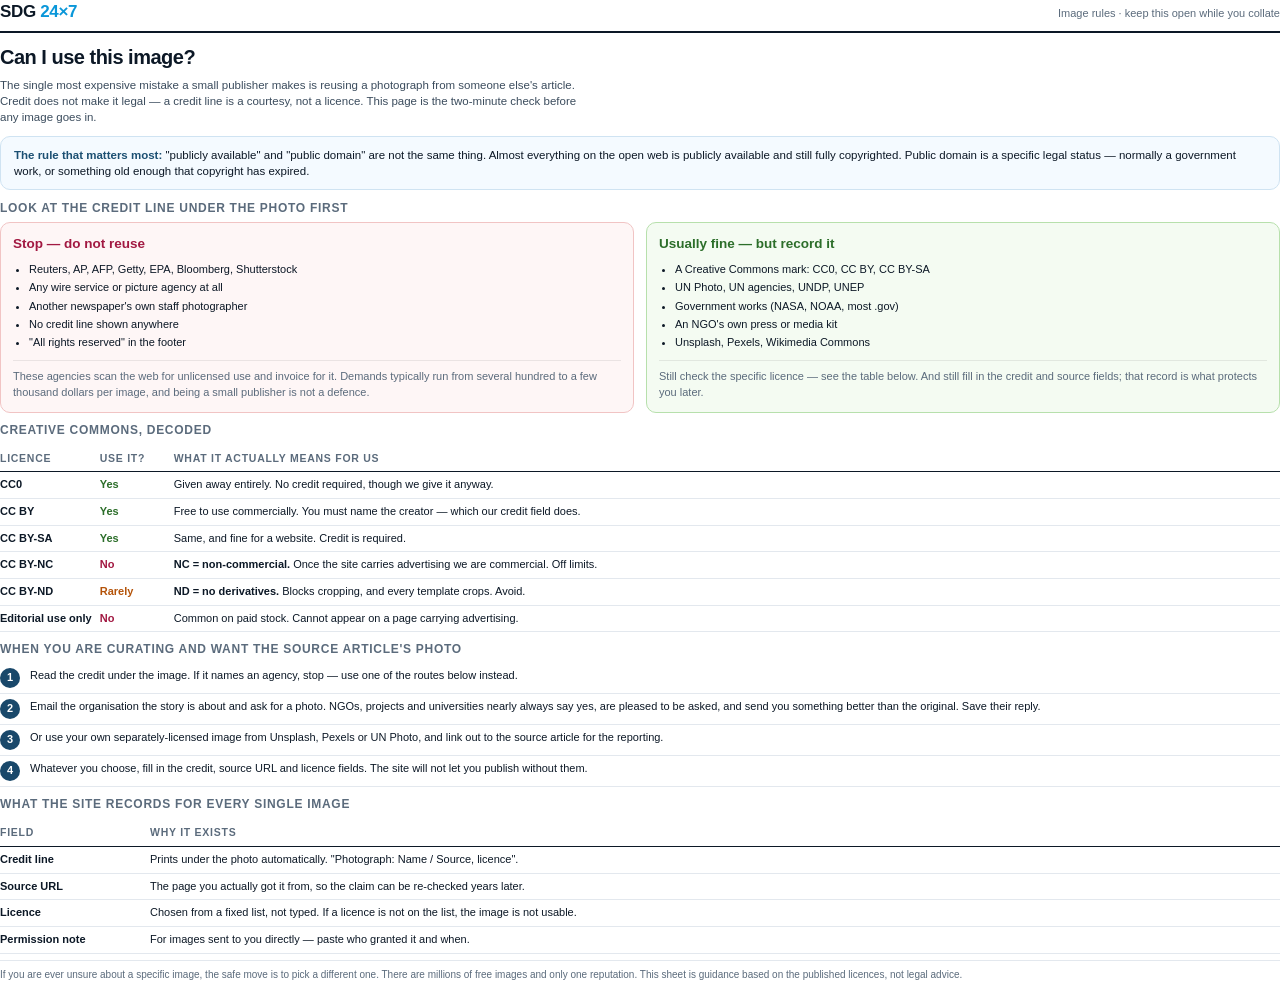
<file: v2/image-rules.html>
<!DOCTYPE html>
<html lang="en"><head><meta charset="utf-8">
<title>SDG 24x7 — Can I use this image?</title>
<style>
@page{size:A4;margin:10mm 10mm 9mm}
*{box-sizing:border-box;margin:0;padding:0}
body{font-family:-apple-system,"Segoe UI",Roboto,Arial,sans-serif;color:#0C1826;
  -webkit-print-color-adjust:exact;print-color-adjust:exact;font-size:11.5px;line-height:1.42}
.hd{display:flex;justify-content:space-between;align-items:baseline;border-bottom:2px solid #0C1826;padding-bottom:7px;margin-bottom:10px}
.lg{font-weight:800;font-size:17px;letter-spacing:-.02em}
.lg span{color:#0A97D9}
.hd .r{font-size:11px;color:#5B6B7C}
h1{font-size:20px;letter-spacing:-.025em;margin-bottom:5px}
.intro{font-size:11.5px;color:#3B4C5D;margin-bottom:10px;max-width:92ch}
h2{font-size:12px;letter-spacing:.06em;text-transform:uppercase;color:#5B6B7C;margin:9px 0 5px}

.two{display:grid;grid-template-columns:1fr 1fr;gap:12px}
.card{border-radius:10px;padding:11px 12px;border:1px solid #E3E8EE}
.yes{border-color:#B7E0AC;background:#F4FBF2}
.no{border-color:#F1C4C4;background:#FEF6F6}
.card h3{font-size:13.5px;margin-bottom:7px}
.yes h3{color:#2C6E2A}
.no h3{color:#A21942}
.card ul{padding-left:16px}
.card li{padding:1.5px 0;font-size:11px;line-height:1.4}
.card .k{font-size:11px;color:#5B6B7C;margin-top:8px;padding-top:8px;border-top:1px solid rgba(0,0,0,.08)}

.rule{border:1px solid #CFE3F2;background:#F4FAFF;border-radius:10px;padding:10px 13px;margin:10px 0}
.rule b{color:#1B4F72}

table{width:100%;border-collapse:collapse;margin-top:6px}
th{text-align:left;font-size:10.5px;letter-spacing:.07em;text-transform:uppercase;color:#5B6B7C;
   border-bottom:1.5px solid #0C1826;padding:6px 8px 6px 0}
td{padding:5px 8px 5px 0;border-bottom:1px solid #E3E8EE;font-size:11px;vertical-align:top}
td.v{font-weight:700;white-space:nowrap}
.ok{color:#2C6E2A}.bad{color:#A21942}.hmm{color:#B45309}

.steps{counter-reset:s}
.step{display:flex;gap:10px;padding:5px 0;border-bottom:1px solid #E3E8EE;font-size:11px}
.step b{flex:0 0 auto;width:20px;height:20px;border-radius:50%;background:#19486A;color:#fff;
  display:grid;place-items:center;font-size:11px}
.foot{margin-top:6px;font-size:10px;color:#5B6B7C;border-top:1px solid #E3E8EE;padding-top:7px}
</style></head>
<body>

<div class="hd">
  <div class="lg">SDG&nbsp;<span>24×7</span></div>
  <div class="r">Image rules · keep this open while you collate</div>
</div>

<h1>Can I use this image?</h1>
<div class="intro">The single most expensive mistake a small publisher makes is reusing a photograph from someone else's article. Credit does not make it legal — a credit line is a courtesy, not a licence. This page is the two-minute check before any image goes in.</div>

<div class="rule">
  <b>The rule that matters most:</b> "publicly available" and "public domain" are not the same thing.
  Almost everything on the open web is publicly available and still fully copyrighted. Public domain is a specific
  legal status — normally a government work, or something old enough that copyright has expired.
</div>

<h2>Look at the credit line under the photo first</h2>
<div class="two">
  <div class="card no">
    <h3>Stop — do not reuse</h3>
    <ul>
      <li>Reuters, AP, AFP, Getty, EPA, Bloomberg, Shutterstock</li>
      <li>Any wire service or picture agency at all</li>
      <li>Another newspaper's own staff photographer</li>
      <li>No credit line shown anywhere</li>
      <li>"All rights reserved" in the footer</li>
    </ul>
    <div class="k">These agencies scan the web for unlicensed use and invoice for it. Demands typically run from several hundred to a few thousand dollars per image, and being a small publisher is not a defence.</div>
  </div>
  <div class="card yes">
    <h3>Usually fine — but record it</h3>
    <ul>
      <li>A Creative Commons mark: CC0, CC BY, CC BY-SA</li>
      <li>UN Photo, UN agencies, UNDP, UNEP</li>
      <li>Government works (NASA, NOAA, most .gov)</li>
      <li>An NGO's own press or media kit</li>
      <li>Unsplash, Pexels, Wikimedia Commons</li>
    </ul>
    <div class="k">Still check the specific licence — see the table below. And still fill in the credit and source fields; that record is what protects you later.</div>
  </div>
</div>

<h2>Creative Commons, decoded</h2>
<table>
  <tr><th style="width:88px">Licence</th><th style="width:74px">Use it?</th><th>What it actually means for us</th></tr>
  <tr><td class="v">CC0</td><td class="v ok">Yes</td><td>Given away entirely. No credit required, though we give it anyway.</td></tr>
  <tr><td class="v">CC BY</td><td class="v ok">Yes</td><td>Free to use commercially. You must name the creator — which our credit field does.</td></tr>
  <tr><td class="v">CC BY-SA</td><td class="v ok">Yes</td><td>Same, and fine for a website. Credit is required.</td></tr>
  <tr><td class="v">CC BY-<b>NC</b></td><td class="v bad">No</td><td><b>NC = non-commercial.</b> Once the site carries advertising we are commercial. Off limits.</td></tr>
  <tr><td class="v">CC BY-<b>ND</b></td><td class="v hmm">Rarely</td><td><b>ND = no derivatives.</b> Blocks cropping, and every template crops. Avoid.</td></tr>
  <tr><td class="v">Editorial use only</td><td class="v bad">No</td><td>Common on paid stock. Cannot appear on a page carrying advertising.</td></tr>
</table>

<h2>When you are curating and want the source article's photo</h2>
<div class="steps">
  <div class="step"><b>1</b><div>Read the credit under the image. If it names an agency, stop — use one of the routes below instead.</div></div>
  <div class="step"><b>2</b><div>Email the organisation the story is about and ask for a photo. NGOs, projects and universities nearly always say yes, are pleased to be asked, and send you something better than the original. Save their reply.</div></div>
  <div class="step"><b>3</b><div>Or use your own separately-licensed image from Unsplash, Pexels or UN Photo, and link out to the source article for the reporting.</div></div>
  <div class="step"><b>4</b><div>Whatever you choose, fill in the credit, source URL and licence fields. The site will not let you publish without them.</div></div>
</div>

<h2>What the site records for every single image</h2>
<table>
  <tr><th style="width:150px">Field</th><th>Why it exists</th></tr>
  <tr><td class="v">Credit line</td><td>Prints under the photo automatically. "Photograph: Name / Source, licence".</td></tr>
  <tr><td class="v">Source URL</td><td>The page you actually got it from, so the claim can be re-checked years later.</td></tr>
  <tr><td class="v">Licence</td><td>Chosen from a fixed list, not typed. If a licence is not on the list, the image is not usable.</td></tr>
  <tr><td class="v">Permission note</td><td>For images sent to you directly — paste who granted it and when.</td></tr>
</table>

<div class="foot">
  If you are ever unsure about a specific image, the safe move is to pick a different one. There are millions of free
  images and only one reputation. This sheet is guidance based on the published licences, not legal advice.
</div>
</body></html>
</file>
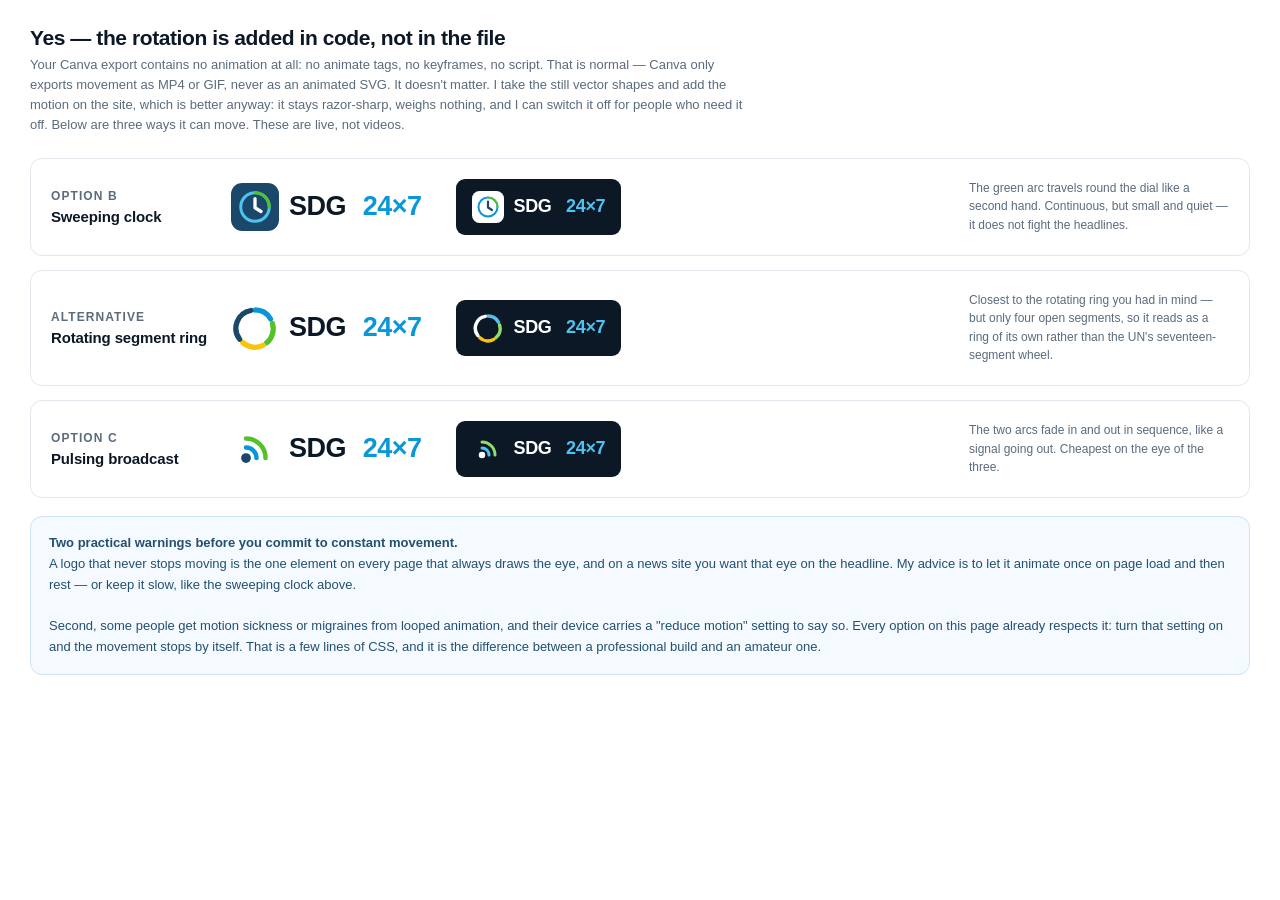
<file: v2/logo-motion.html>
<!DOCTYPE html>
<html lang="en"><head><meta charset="utf-8">
<meta name="viewport" content="width=device-width, initial-scale=1">
<title>Rotating logo — how it would work</title>
<style>
*{box-sizing:border-box;margin:0;padding:0}
body{font-family:-apple-system,"Segoe UI",Roboto,Arial,sans-serif;color:#0C1826;background:#fff;padding:26px 30px}
h1{font-size:21px;letter-spacing:-.02em;margin-bottom:5px}
.sub{font-size:13px;color:#5B6B7C;margin-bottom:22px;line-height:1.55;max-width:100ch}
.row{display:grid;grid-template-columns:158px 1fr 260px;gap:22px;align-items:center;
     border:1px solid #E3E8EE;border-radius:12px;padding:20px;margin-bottom:14px}
.lab{font-size:12px;font-weight:800;letter-spacing:.09em;text-transform:uppercase;color:#5B6B7C}
.lab b{display:block;font-size:15px;letter-spacing:-.01em;text-transform:none;color:#0C1826;margin-top:5px}
.stage{display:flex;align-items:center;gap:34px;flex-wrap:wrap}
.dark{background:#0C1826;border-radius:9px;padding:12px 16px;display:flex;align-items:center}
.tiny{font-size:12px;color:#5B6B7C;line-height:1.55}
.wm{display:flex;align-items:center;gap:10px;font-weight:800;letter-spacing:-.02em;white-space:nowrap}

@keyframes spin{to{transform:rotate(360deg)}}
@keyframes sweep{to{stroke-dashoffset:-119}}
@keyframes pulse{0%,100%{opacity:.35}50%{opacity:1}}
.spin{animation:spin 14s linear infinite;transform-origin:50% 50%}
.sweep{animation:sweep 3.2s linear infinite}
.p1{animation:pulse 2.4s ease-in-out infinite}
.p2{animation:pulse 2.4s ease-in-out .5s infinite}

/* anyone who has asked their device to reduce motion sees it stopped */
@media(prefers-reduced-motion:reduce){ .spin,.sweep,.p1,.p2{animation:none} }
.note{border:1px solid #CFE3F2;background:#F4FAFF;border-radius:12px;padding:16px 18px;font-size:13px;color:#24506E;line-height:1.6;margin-top:18px}
</style></head>
<body>

<h1>Yes — the rotation is added in code, not in the file</h1>
<div class="sub">Your Canva export contains no animation at all: no animate tags, no keyframes, no script. That is normal — Canva only exports movement as MP4 or GIF, never as an animated SVG. It doesn't matter. I take the still vector shapes and add the motion on the site, which is better anyway: it stays razor-sharp, weighs nothing, and I can switch it off for people who need it off. Below are three ways it can move. These are live, not videos.</div>

<div class="row">
  <div class="lab">Option B<b>Sweeping clock</b></div>
  <div class="stage">
    <div class="wm" style="font-size:27px">
      <svg width="48" height="48" viewBox="0 0 64 64"><rect width="64" height="64" rx="15" fill="#19486A"/>
        <circle cx="32" cy="32" r="19" fill="none" stroke="#4EC3F0" stroke-width="4"/>
        <circle class="sweep" cx="32" cy="32" r="19" fill="none" stroke="#56C02B" stroke-width="4"
                stroke-dasharray="30 89" stroke-linecap="round" transform="rotate(-90 32 32)"/>
        <path d="M32 21v12l8 5" fill="none" stroke="#fff" stroke-width="4.4" stroke-linecap="round" stroke-linejoin="round"/>
      </svg>SDG&nbsp;<span style="color:#0A97D9">24×7</span></div>
    <div class="dark"><div class="wm" style="font-size:18px;color:#fff">
      <svg width="32" height="32" viewBox="0 0 64 64"><rect width="64" height="64" rx="15" fill="#fff"/>
        <circle cx="32" cy="32" r="19" fill="none" stroke="#0A97D9" stroke-width="4"/>
        <circle class="sweep" cx="32" cy="32" r="19" fill="none" stroke="#56C02B" stroke-width="4"
                stroke-dasharray="30 89" stroke-linecap="round" transform="rotate(-90 32 32)"/>
        <path d="M32 21v12l8 5" fill="none" stroke="#19486A" stroke-width="4.4" stroke-linecap="round" stroke-linejoin="round"/>
      </svg>SDG&nbsp;<span style="color:#4EC3F0">24×7</span></div></div>
  </div>
  <div class="tiny">The green arc travels round the dial like a second hand. Continuous, but small and quiet — it does not fight the headlines.</div>
</div>

<div class="row">
  <div class="lab">Alternative<b>Rotating segment ring</b></div>
  <div class="stage">
    <div class="wm" style="font-size:27px">
      <svg width="48" height="48" viewBox="0 0 64 64">
        <g class="spin">
          <g stroke-width="7" fill="none" stroke-linecap="round">
            <path d="M32 8a24 24 0 0 1 20.8 12" stroke="#0A97D9"/>
            <path d="M55.2 26a24 24 0 0 1-8 26" stroke="#56C02B"/>
            <path d="M43 55a24 24 0 0 1-27.4-3.6" stroke="#FCC30B"/>
            <path d="M11.6 47A24 24 0 0 1 26.4 8.7" stroke="#19486A"/>
          </g>
        </g>
      </svg>SDG&nbsp;<span style="color:#0A97D9">24×7</span></div>
    <div class="dark"><div class="wm" style="font-size:18px;color:#fff">
      <svg width="32" height="32" viewBox="0 0 64 64">
        <g class="spin">
          <g stroke-width="7" fill="none" stroke-linecap="round">
            <path d="M32 8a24 24 0 0 1 20.8 12" stroke="#4EC3F0"/>
            <path d="M55.2 26a24 24 0 0 1-8 26" stroke="#8EE06C"/>
            <path d="M43 55a24 24 0 0 1-27.4-3.6" stroke="#FCC30B"/>
            <path d="M11.6 47A24 24 0 0 1 26.4 8.7" stroke="#fff"/>
          </g>
        </g>
      </svg>SDG&nbsp;<span style="color:#4EC3F0">24×7</span></div></div>
  </div>
  <div class="tiny">Closest to the rotating ring you had in mind — but only four open segments, so it reads as a ring of its own rather than the UN's seventeen-segment wheel.</div>
</div>

<div class="row">
  <div class="lab">Option C<b>Pulsing broadcast</b></div>
  <div class="stage">
    <div class="wm" style="font-size:27px">
      <svg width="48" height="48" viewBox="0 0 64 64">
        <circle cx="20" cy="44" r="6.5" fill="#19486A"/>
        <path class="p1" d="M20 30a14 14 0 0 1 14 14" fill="none" stroke="#0A97D9" stroke-width="6" stroke-linecap="round"/>
        <path class="p2" d="M20 18a26 26 0 0 1 26 26" fill="none" stroke="#56C02B" stroke-width="6" stroke-linecap="round"/>
      </svg>SDG&nbsp;<span style="color:#0A97D9">24×7</span></div>
    <div class="dark"><div class="wm" style="font-size:18px;color:#fff">
      <svg width="32" height="32" viewBox="0 0 64 64">
        <circle cx="20" cy="44" r="6.5" fill="#fff"/>
        <path class="p1" d="M20 30a14 14 0 0 1 14 14" fill="none" stroke="#4EC3F0" stroke-width="6" stroke-linecap="round"/>
        <path class="p2" d="M20 18a26 26 0 0 1 26 26" fill="none" stroke="#8EE06C" stroke-width="6" stroke-linecap="round"/>
      </svg>SDG&nbsp;<span style="color:#4EC3F0">24×7</span></div></div>
  </div>
  <div class="tiny">The two arcs fade in and out in sequence, like a signal going out. Cheapest on the eye of the three.</div>
</div>

<div class="note">
  <b>Two practical warnings before you commit to constant movement.</b><br>
  A logo that never stops moving is the one element on every page that always draws the eye, and on a news site you want that eye on the headline. My advice is to let it animate once on page load and then rest — or keep it slow, like the sweeping clock above.<br><br>
  Second, some people get motion sickness or migraines from looped animation, and their device carries a "reduce motion" setting to say so. Every option on this page already respects it: turn that setting on and the movement stops by itself. That is a few lines of CSS, and it is the difference between a professional build and an amateur one.
</div>
</body></html>
</file>
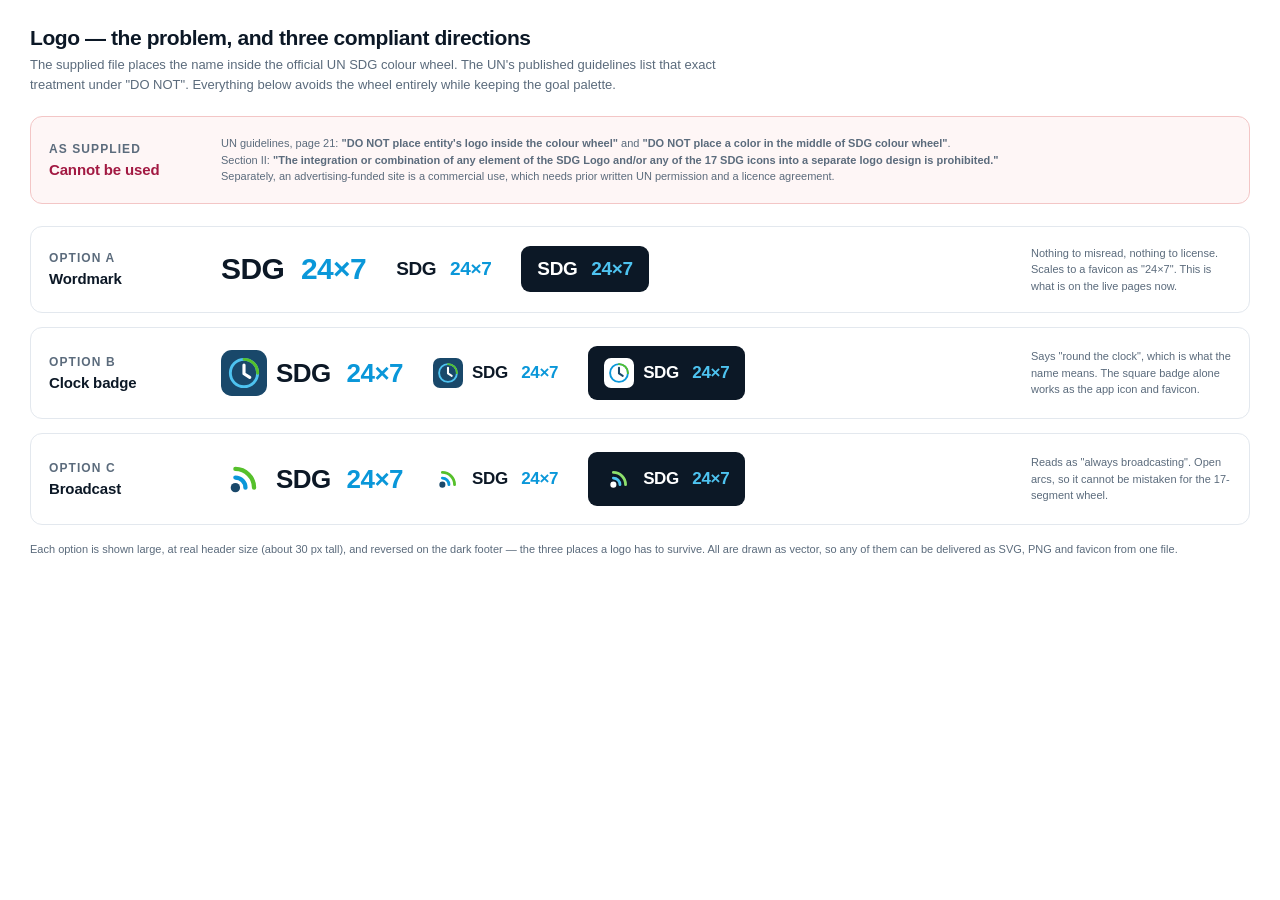
<file: v2/logo-options.html>
<!DOCTYPE html>
<html><head><meta charset="utf-8">
<style>
*{box-sizing:border-box;margin:0;padding:0}
body{font-family:-apple-system,"Segoe UI",Roboto,Arial,sans-serif;color:#0C1826;background:#fff;padding:26px 30px}
h1{font-size:21px;letter-spacing:-.02em;margin-bottom:5px}
.sub{font-size:13px;color:#5B6B7C;margin-bottom:22px;line-height:1.5;max-width:96ch}
.row{display:grid;grid-template-columns:150px 1fr 200px;gap:22px;align-items:center;
     border:1px solid #E3E8EE;border-radius:12px;padding:18px;margin-bottom:14px}
.lab{font-size:12px;font-weight:800;letter-spacing:.09em;text-transform:uppercase;color:#5B6B7C}
.lab b{display:block;font-size:15px;letter-spacing:-.01em;text-transform:none;color:#0C1826;margin-top:5px}
.stage{display:flex;align-items:center;gap:30px;flex-wrap:wrap}
.dark{background:#0C1826;border-radius:9px;padding:12px 16px;display:flex;align-items:center}
.tiny{font-size:11px;color:#5B6B7C;line-height:1.5}
.wm{display:flex;align-items:center;gap:9px;font-weight:800;letter-spacing:-.02em;white-space:nowrap}
.bad{border:1px solid #F3C6C6;background:#FEF6F6;border-radius:12px;padding:18px;margin-bottom:22px;
     display:grid;grid-template-columns:150px 1fr;gap:22px;align-items:center}
.bad .lab b{color:#A21942}
</style></head>
<body>

<h1>Logo — the problem, and three compliant directions</h1>
<div class="sub">The supplied file places the name inside the official UN SDG colour wheel. The UN's published guidelines list that exact treatment under "DO NOT". Everything below avoids the wheel entirely while keeping the goal palette.</div>

<div class="bad">
  <div class="lab">As supplied<b style="color:#A21942">Cannot be used</b></div>
  <div class="tiny">
    UN guidelines, page 21: <b>"DO NOT place entity's logo inside the colour wheel"</b> and <b>"DO NOT place a color in the middle of SDG colour wheel"</b>.<br>
    Section II: <b>"The integration or combination of any element of the SDG Logo and/or any of the 17 SDG icons into a separate logo design is prohibited."</b><br>
    Separately, an advertising-funded site is a commercial use, which needs prior written UN permission and a licence agreement.
  </div>
</div>

<!-- OPTION A -->
<div class="row">
  <div class="lab">Option A<b>Wordmark</b></div>
  <div class="stage">
    <div class="wm" style="font-size:30px">SDG&nbsp;<span style="color:#0A97D9">24×7</span></div>
    <div class="wm" style="font-size:19px">SDG&nbsp;<span style="color:#0A97D9">24×7</span></div>
    <div class="dark"><div class="wm" style="font-size:19px;color:#fff">SDG&nbsp;<span style="color:#4EC3F0">24×7</span></div></div>
  </div>
  <div class="tiny">Nothing to misread, nothing to license. Scales to a favicon as "24×7". This is what is on the live pages now.</div>
</div>

<!-- OPTION B -->
<div class="row">
  <div class="lab">Option B<b>Clock badge</b></div>
  <div class="stage">
    <div class="wm" style="font-size:26px">
      <svg width="46" height="46" viewBox="0 0 64 64"><rect width="64" height="64" rx="15" fill="#19486A"/>
        <circle cx="32" cy="32" r="19" fill="none" stroke="#4EC3F0" stroke-width="4"/>
        <path d="M32 21v12l8 5" fill="none" stroke="#fff" stroke-width="4.4" stroke-linecap="round" stroke-linejoin="round"/>
        <circle cx="32" cy="32" r="19" fill="none" stroke="#56C02B" stroke-width="4" stroke-dasharray="30 89" stroke-linecap="round" transform="rotate(-90 32 32)"/>
      </svg>
      SDG&nbsp;<span style="color:#0A97D9">24×7</span></div>
    <div class="wm" style="font-size:17px">
      <svg width="30" height="30" viewBox="0 0 64 64"><rect width="64" height="64" rx="15" fill="#19486A"/>
        <circle cx="32" cy="32" r="19" fill="none" stroke="#4EC3F0" stroke-width="4"/>
        <path d="M32 21v12l8 5" fill="none" stroke="#fff" stroke-width="4.4" stroke-linecap="round" stroke-linejoin="round"/>
        <circle cx="32" cy="32" r="19" fill="none" stroke="#56C02B" stroke-width="4" stroke-dasharray="30 89" stroke-linecap="round" transform="rotate(-90 32 32)"/>
      </svg>
      SDG&nbsp;<span style="color:#0A97D9">24×7</span></div>
    <div class="dark"><div class="wm" style="font-size:17px;color:#fff">
      <svg width="30" height="30" viewBox="0 0 64 64"><rect width="64" height="64" rx="15" fill="#fff"/>
        <circle cx="32" cy="32" r="19" fill="none" stroke="#0A97D9" stroke-width="4"/>
        <path d="M32 21v12l8 5" fill="none" stroke="#19486A" stroke-width="4.4" stroke-linecap="round" stroke-linejoin="round"/>
        <circle cx="32" cy="32" r="19" fill="none" stroke="#56C02B" stroke-width="4" stroke-dasharray="30 89" stroke-linecap="round" transform="rotate(-90 32 32)"/>
      </svg>
      SDG&nbsp;<span style="color:#4EC3F0">24×7</span></div></div>
  </div>
  <div class="tiny">Says "round the clock", which is what the name means. The square badge alone works as the app icon and favicon.</div>
</div>

<!-- OPTION C -->
<div class="row">
  <div class="lab">Option C<b>Broadcast</b></div>
  <div class="stage">
    <div class="wm" style="font-size:26px">
      <svg width="46" height="46" viewBox="0 0 64 64">
        <circle cx="20" cy="44" r="6.5" fill="#19486A"/>
        <path d="M20 30a14 14 0 0 1 14 14" fill="none" stroke="#0A97D9" stroke-width="6" stroke-linecap="round"/>
        <path d="M20 18a26 26 0 0 1 26 26" fill="none" stroke="#56C02B" stroke-width="6" stroke-linecap="round"/>
      </svg>
      SDG&nbsp;<span style="color:#0A97D9">24×7</span></div>
    <div class="wm" style="font-size:17px">
      <svg width="30" height="30" viewBox="0 0 64 64">
        <circle cx="20" cy="44" r="6.5" fill="#19486A"/>
        <path d="M20 30a14 14 0 0 1 14 14" fill="none" stroke="#0A97D9" stroke-width="6" stroke-linecap="round"/>
        <path d="M20 18a26 26 0 0 1 26 26" fill="none" stroke="#56C02B" stroke-width="6" stroke-linecap="round"/>
      </svg>
      SDG&nbsp;<span style="color:#0A97D9">24×7</span></div>
    <div class="dark"><div class="wm" style="font-size:17px;color:#fff">
      <svg width="30" height="30" viewBox="0 0 64 64">
        <circle cx="20" cy="44" r="6.5" fill="#fff"/>
        <path d="M20 30a14 14 0 0 1 14 14" fill="none" stroke="#4EC3F0" stroke-width="6" stroke-linecap="round"/>
        <path d="M20 18a26 26 0 0 1 26 26" fill="none" stroke="#8EE06C" stroke-width="6" stroke-linecap="round"/>
      </svg>
      SDG&nbsp;<span style="color:#4EC3F0">24×7</span></div></div>
  </div>
  <div class="tiny">Reads as "always broadcasting". Open arcs, so it cannot be mistaken for the 17-segment wheel.</div>
</div>

<div class="tiny" style="margin-top:16px">
  Each option is shown large, at real header size (about 30&nbsp;px tall), and reversed on the dark footer — the three places a logo has to survive.
  All are drawn as vector, so any of them can be delivered as SVG, PNG and favicon from one file.
</div>
</body></html>
</file>
<file: v2/site.css>
:root{
  --g1:#E5243B;--g2:#DDA63A;--g3:#4C9F38;--g4:#C5192D;--g5:#FF3A21;--g6:#26BDE2;
  --g7:#FCC30B;--g8:#A21942;--g9:#FD6925;--g10:#DD1367;--g11:#FD9D24;--g12:#BF8B2E;
  --g13:#3F7E44;--g14:#0A97D9;--g15:#56C02B;--g16:#00689D;--g17:#19486A;
  --ink:#0C1826;--muted:#5B6B7C;--line:#E3E8EE;--soft:#F5F8FA;
}
*{box-sizing:border-box;margin:0;padding:0}
body{font-family:-apple-system,"Segoe UI",Roboto,"Helvetica Neue",Arial,sans-serif;color:var(--ink);background:#fff;-webkit-font-smoothing:antialiased}
img{display:block;max-width:100%}
a{color:inherit;text-decoration:none}
.wrap{max-width:1180px;margin:0 auto;padding:0 24px}
.stripe{display:flex;height:5px}.stripe i{flex:1}

header{border-bottom:1px solid var(--line);position:sticky;top:0;background:#fff;z-index:20}
.top{display:flex;align-items:center;gap:26px;height:66px}
.logo{font-weight:800;font-size:20px;letter-spacing:-.02em;display:flex;align-items:center;gap:9px;white-space:nowrap}
.logo .tw{color:var(--g14)}
nav{display:flex;gap:20px;font-size:14.5px;font-weight:600;color:#33465A;flex:1;min-width:0}
nav a.on{color:var(--g14)}
.search{border:1px solid var(--line);border-radius:999px;padding:8px 14px;font-size:13px;color:var(--muted);background:var(--soft);white-space:nowrap}
.btn{background:var(--ink);color:#fff;font-size:13.5px;font-weight:700;padding:10px 16px;border-radius:8px;white-space:nowrap}
.burger{display:none;place-items:center;width:38px;height:38px;border:1px solid var(--line);border-radius:9px;font-size:16px;color:#33465A}

/* hero */
.hero{position:relative;min-height:460px;display:flex;align-items:flex-end;overflow:hidden;background:#0C1826}
.hero img{position:absolute;inset:0;width:100%;height:100%;object-fit:cover;object-position:78% 38%;opacity:.5}
.hero .scrim{position:absolute;inset:0;background:linear-gradient(90deg,rgba(10,20,33,.96) 0%,rgba(10,20,33,.88) 38%,rgba(10,20,33,.55) 70%,rgba(10,20,33,.35) 100%)}
.hero .inner{position:relative;width:100%;padding:44px 0 34px}
.hgrid{display:grid;grid-template-columns:1.5fr 1fr;gap:40px;align-items:end}
.kicker{display:inline-block;font-size:11.5px;font-weight:800;letter-spacing:.1em;text-transform:uppercase;padding:5px 10px;border-radius:5px;color:#fff}
.hero h1{color:#fff;font-size:40px;line-height:1.1;letter-spacing:-.028em;margin:14px 0 12px;max-width:17ch}
.hero p{color:#D3DDE6;font-size:15.5px;line-height:1.55;max-width:50ch}
.hmeta{color:#93A5B5;font-size:12.5px;margin-top:14px}
.stats{display:grid;grid-template-columns:1fr 1fr;gap:10px}
.stat{background:rgba(255,255,255,.09);border:1px solid rgba(255,255,255,.16);border-radius:10px;padding:14px 15px;backdrop-filter:blur(3px)}
.stat b{display:block;font-size:27px;letter-spacing:-.03em;color:#fff;line-height:1}
.stat span{display:block;font-size:10.5px;font-weight:700;letter-spacing:.09em;text-transform:uppercase;color:#9FB2C2;margin-top:6px}

/* goal rail */
.rail{border-bottom:1px solid var(--line);background:#fff;position:relative;z-index:5}
.rail .wrap{display:flex;gap:6px;overflow:hidden;padding:10px 24px}
.chip{flex:0 0 auto;display:flex;align-items:center;gap:7px;font-size:12.5px;font-weight:700;padding:6px 11px;border-radius:999px;background:var(--soft);color:#33465A}
.chip b{width:21px;height:21px;border-radius:5px;color:#fff;font-size:12px;font-weight:800;display:grid;place-items:center}

section{padding:38px 0}
.shead{display:flex;align-items:baseline;justify-content:space-between;gap:16px;border-bottom:2px solid var(--ink);padding-bottom:10px;margin-bottom:18px}
.shead h2{font-size:20px;letter-spacing:-.022em}
.shead a{font-size:13px;font-weight:700;color:var(--g14);white-space:nowrap}
.filters{display:flex;gap:8px;flex-wrap:wrap;margin-bottom:20px}
.f{font-size:12.5px;font-weight:700;padding:7px 14px;border-radius:999px;border:1px solid var(--line);color:#33465A}
.f.on{background:var(--ink);color:#fff;border-color:var(--ink)}

.grid3{display:grid;grid-template-columns:repeat(3,1fr);gap:26px}
.card .ph{height:172px;border-radius:11px;overflow:hidden;position:relative;background:var(--soft);
  border:3px solid var(--gc,var(--line))}
.card .ph img{width:100%;height:100%;object-fit:cover}
.tag{position:absolute;left:10px;top:10px;font-size:10.5px;font-weight:800;letter-spacing:.05em;text-transform:uppercase;color:#fff;padding:4px 9px;border-radius:5px}
.card h4{font-size:17px;line-height:1.32;margin:13px 0 6px;letter-spacing:-.014em}
.card p{font-size:13.5px;color:var(--muted);line-height:1.5}
.card .by{font-size:12px;color:var(--muted);margin-top:9px}

/* progress band */
.band{background:var(--ink);color:#fff;padding:44px 0}
.pgrid{display:grid;grid-template-columns:1fr 1.25fr;gap:44px;align-items:center}
.band h2{font-size:26px;letter-spacing:-.025em;margin:12px 0 10px}
.band p{font-size:14.5px;line-height:1.6;color:#A9BAC8;max-width:46ch}
.pills{display:flex;gap:8px;flex-wrap:wrap;margin-top:16px}
.pill{font-size:11.5px;font-weight:700;padding:5px 11px;border-radius:999px}
.prow{display:flex;align-items:center;gap:14px;padding:9px 0}
.plabel{font-size:13px;width:180px;flex:0 0 auto;color:#D3DDE6}
.ptrack{display:block;flex:1;height:7px;border-radius:99px;background:rgba(255,255,255,.13);overflow:hidden}
.pfill{display:block;height:100%;border-radius:99px}
.pval{font-size:13px;font-weight:800;width:44px;text-align:right}
.src{font-size:11.5px;color:#7C8FA0;margin-top:14px}

/* goals board */
.board{background:var(--soft);padding:40px 0}
.goals{display:grid;grid-template-columns:repeat(6,1fr);gap:10px}
.goal{border-radius:10px;padding:12px 11px;color:#fff;min-height:80px;display:flex;flex-direction:column;justify-content:space-between}
.goal em{font-style:normal;font-size:12px;font-weight:800;color:#fff}
.goal strong{font-size:12.5px;line-height:1.22}
.goal small{font-size:10.5px;opacity:.85;font-weight:600}

/* two-up */
.twoup{display:grid;grid-template-columns:1fr 1fr;gap:40px}
.mini{display:flex;gap:12px;padding:13px 0;border-bottom:1px solid var(--line)}
.mini .ic{width:30px;height:30px;border-radius:8px;display:grid;place-items:center;color:#fff;font-size:13px;flex:0 0 auto}
.mini h5{font-size:14.5px;line-height:1.35;margin-bottom:3px}
.mini span{font-size:12px;color:var(--muted)}

/* newsletter */
.news{background:linear-gradient(120deg,var(--g17),var(--g16));color:#fff;border-radius:14px;padding:32px;display:grid;grid-template-columns:1.2fr 1fr;gap:30px;align-items:center}
.news h2{font-size:23px;letter-spacing:-.022em;margin-bottom:8px}
.news p{font-size:14px;opacity:.85;line-height:1.55}
.form{display:flex;gap:8px}
.form .i{flex:1;background:rgba(255,255,255,.15);border:1px solid rgba(255,255,255,.3);border-radius:9px;padding:12px 14px;font-size:13.5px;color:#D6E4EE}
.form .s{background:#fff;color:var(--g17);font-weight:800;font-size:13.5px;padding:12px 20px;border-radius:9px;white-space:nowrap}

footer{background:var(--ink);color:#8FA2B2;padding:34px 0;margin-top:10px;font-size:13px}
.fgrid{display:grid;grid-template-columns:2fr 1fr 1fr 1fr;gap:30px}
footer h6{color:#fff;font-size:12px;letter-spacing:.09em;text-transform:uppercase;margin-bottom:11px}
footer li{list-style:none;padding:4px 0}
.fbrand{color:#fff;font-weight:800;font-size:18px;margin-bottom:9px}

@media(max-width:960px){
  .goals{grid-template-columns:repeat(3,1fr)}
  .grid3{grid-template-columns:1fr 1fr}
  .hgrid{grid-template-columns:1fr;gap:26px}
  .pgrid{grid-template-columns:1fr;gap:26px}
  .fgrid{grid-template-columns:1fr 1fr}
}
@media(max-width:720px){
  .wrap{padding:0 16px}
  nav,.search{display:none}
  .top{height:58px;justify-content:space-between}
  .burger{display:grid}
  .rail .wrap{overflow-x:auto;padding:10px 16px}
  .hero{min-height:0}
  .hero .inner{padding:30px 0 26px}
  .hero h1{font-size:27px;max-width:none}
  .hero .scrim{background:linear-gradient(180deg,rgba(12,24,38,.6),rgba(12,24,38,.93))}
  .grid3{grid-template-columns:1fr;gap:24px}
  .goals{grid-template-columns:repeat(2,1fr)}
  .twoup{grid-template-columns:1fr;gap:26px}
  .news{grid-template-columns:1fr;padding:24px}
  .form{flex-direction:column}
  .plabel{width:120px;font-size:12px}
  .fgrid{grid-template-columns:1fr}
  section{padding:26px 0}
}
</file>
